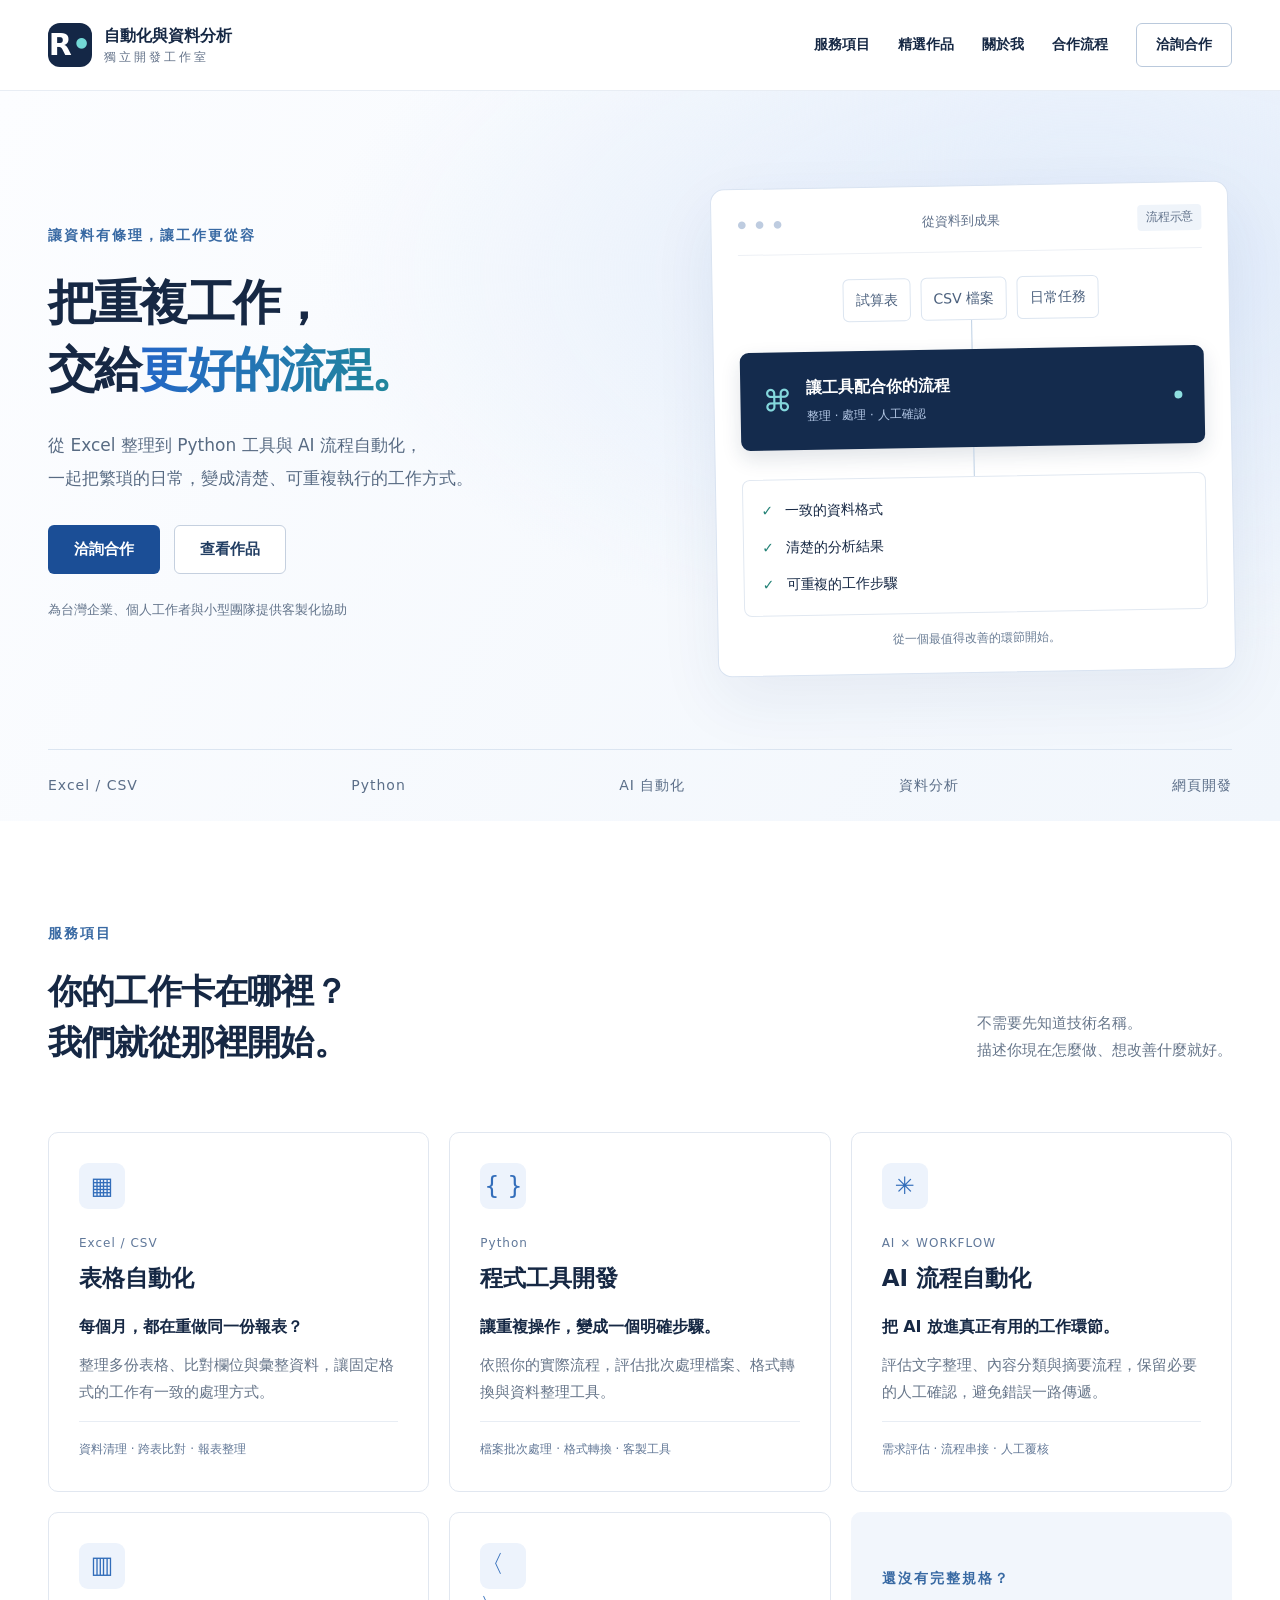
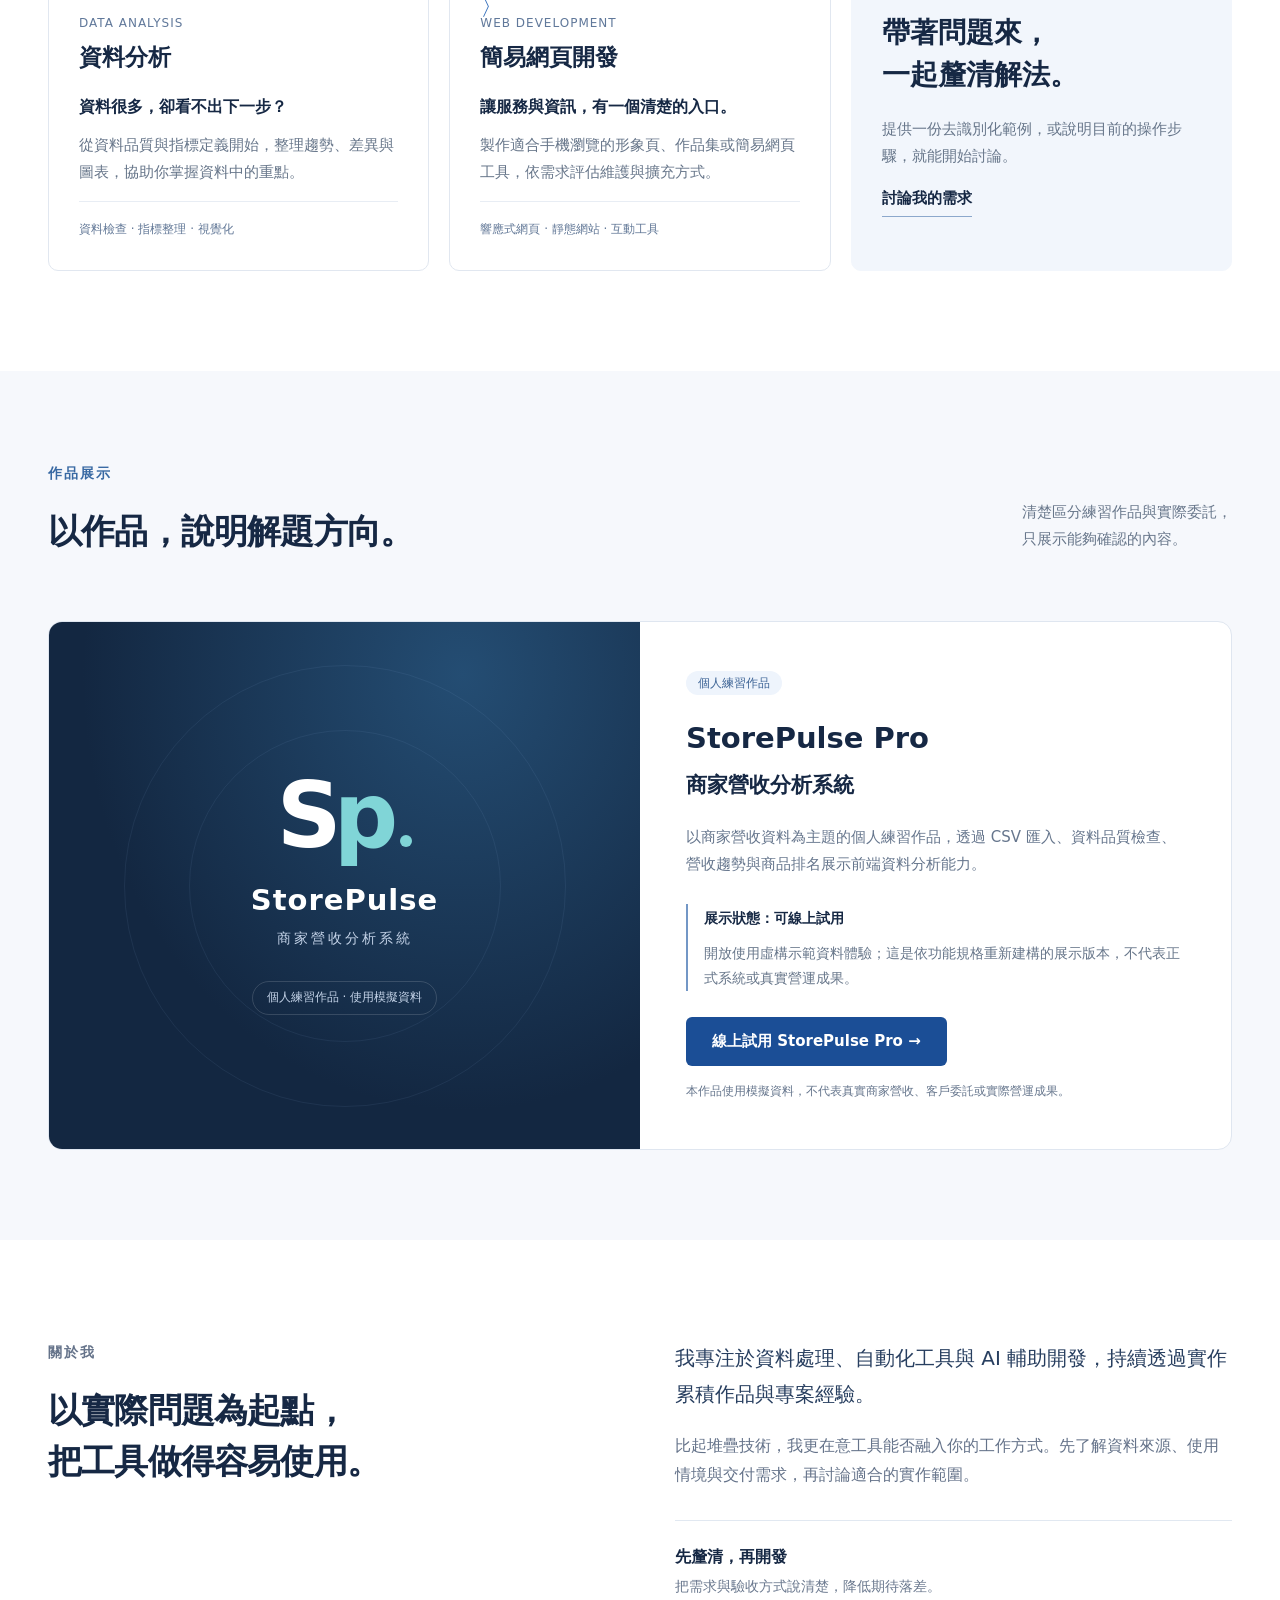
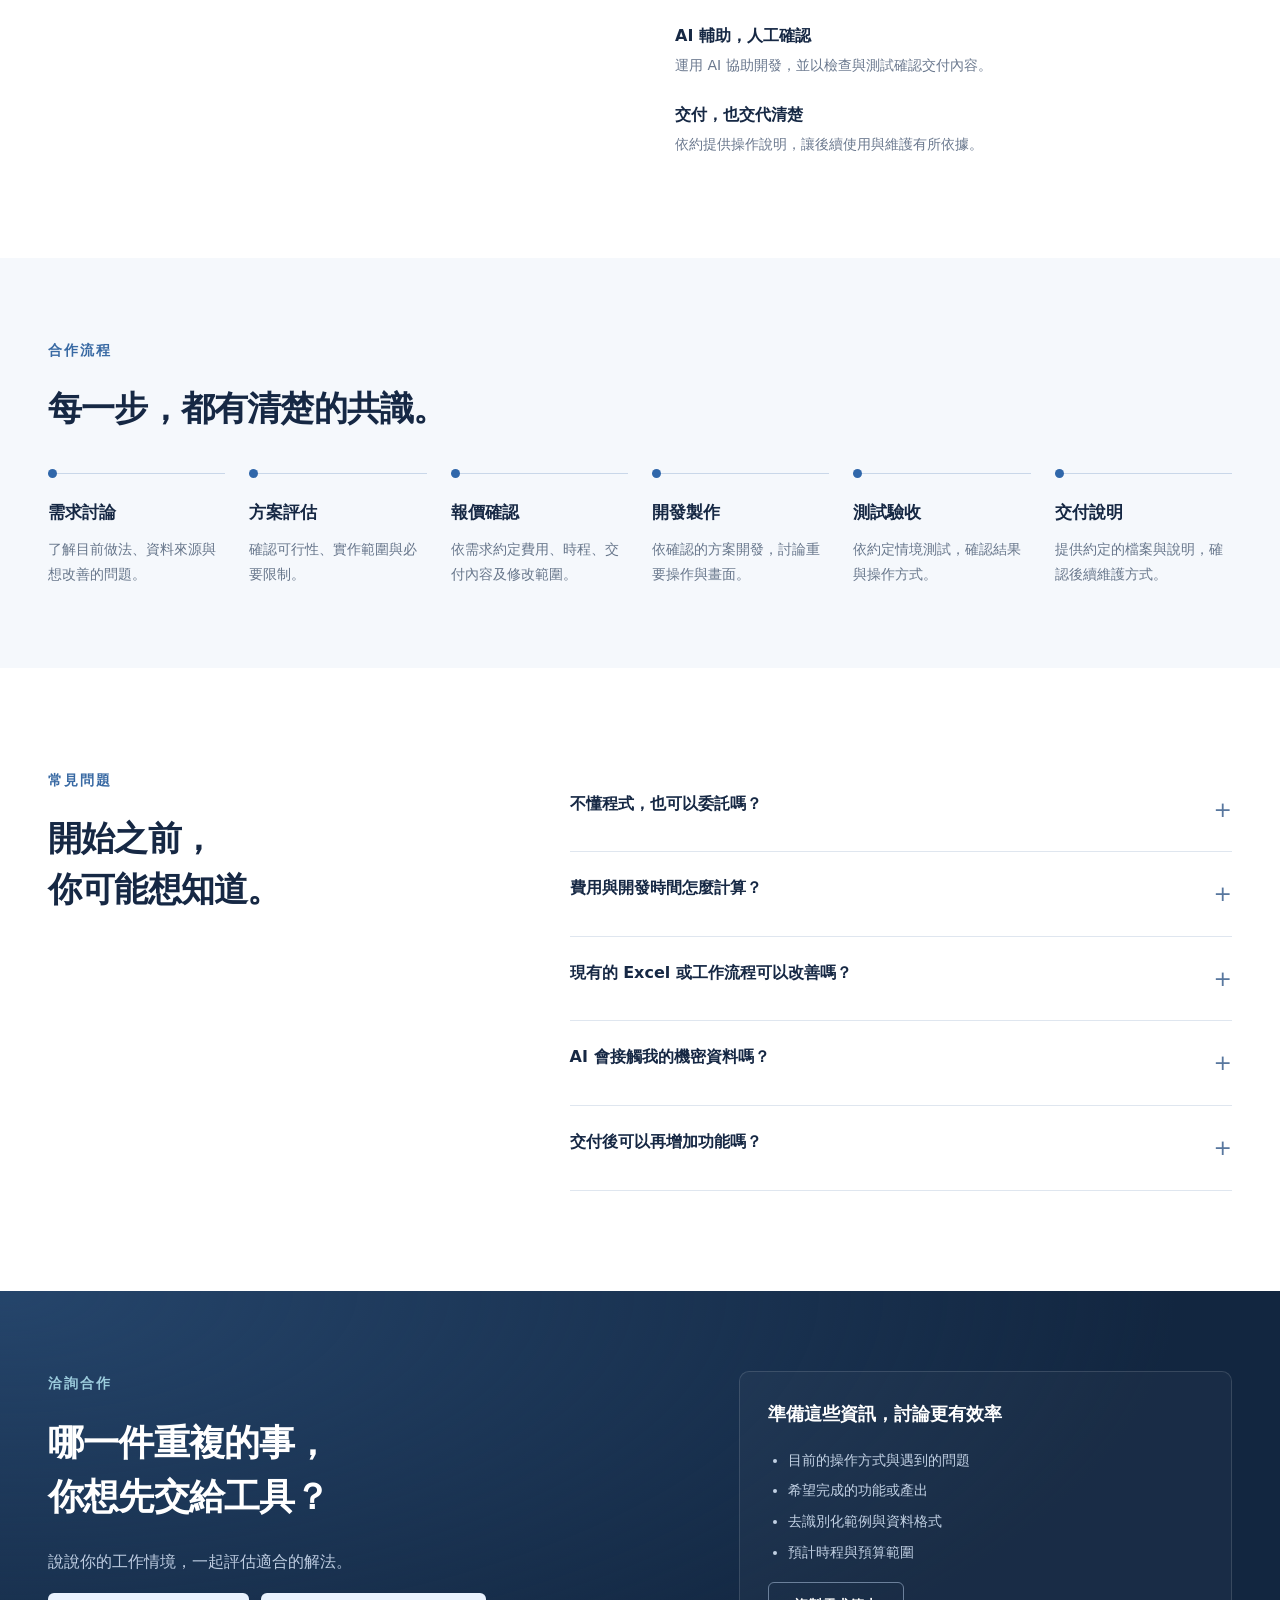
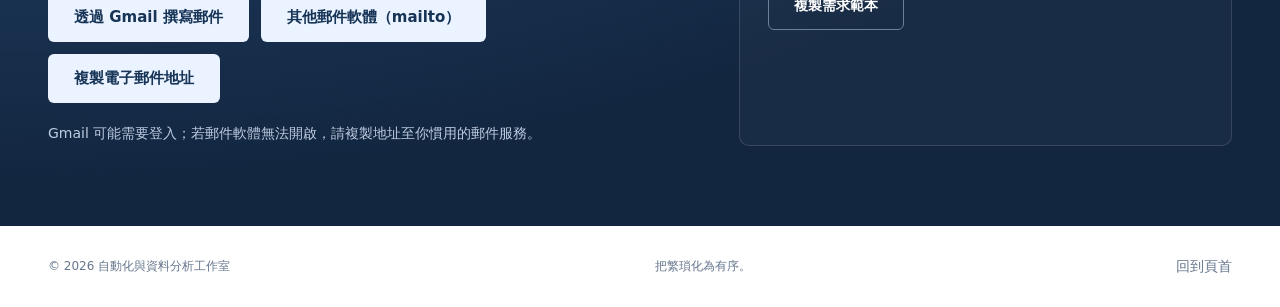
<file: index.html>
<!doctype html>
<html lang="zh-Hant-TW"><head><meta charset="utf-8"><meta name="viewport" content="width=device-width, initial-scale=1"><meta name="theme-color" content="#101f3c"><title>自動化與資料分析工作室｜Excel、Python、AI 自動化接案</title><meta name="description" content="協助台灣企業與個人整理 Excel 資料、開發 Python 工具、評估 AI 自動化流程、製作資料分析與簡易網頁。從實際需求出發，讓重複工作更有條理。"><link rel="canonical" href="https://gogoray03.github.io/"><meta property="og:type" content="website"><meta property="og:locale" content="zh_TW"><meta property="og:title" content="把重複工作，交給更好的流程。｜自動化與資料分析工作室"><meta property="og:description" content="Excel・Python・AI 自動化・資料分析・網頁開發。從你的工作流程開始，討論適合的解法。"><meta property="og:url" content="https://gogoray03.github.io/"><link rel="icon" href="assets/icon.svg" type="image/svg+xml"><link rel="stylesheet" href="assets/style.css"><script src="assets/config.js" defer></script><script src="assets/main.js" defer></script></head>
<body><a class="skip" href="#main">跳至主要內容</a><header><div class="wrap nav"><a class="brand" href="#" aria-label="自動化與資料分析工作室首頁"><span class="brand-icon" aria-hidden="true">R<span>•</span></span><span>自動化與資料分析<span class="brand-sub">獨立開發工作室</span></span></a><button class="menu-toggle" aria-controls="navigation" aria-expanded="false" hidden>開啟選單</button><nav id="navigation" aria-label="主要導覽"><a href="#services">服務項目</a><a href="#work">精選作品</a><a href="#about">關於我</a><a href="#process">合作流程</a><a class="nav-cta" href="#contact">洽詢合作</a></nav></div></header>
<main id="main"><section class="hero"><div class="wrap hero-grid"><div><p class="eyebrow">讓資料有條理，讓工作更從容</p><h1>把重複工作，<br>交給<span class="gradient">更好的流程。</span></h1><p class="hero-copy">從 Excel 整理到 Python 工具與 AI 流程自動化，<br class="desktop">一起把繁瑣的日常，變成清楚、可重複執行的工作方式。</p><div class="actions"><a class="button primary" href="#contact">洽詢合作</a><a class="button secondary" href="#work">查看作品</a></div><p class="hero-note">為台灣企業、個人工作者與小型團隊提供客製化協助</p></div><div class="workflow" aria-label="工作流程示意：整理來源資料、設計處理流程、輸出可用成果"><div class="window-bar"><span aria-hidden="true">● ● ●</span><span>從資料到成果</span><span class="small-tag">流程示意</span></div><div class="flow-source"><span>試算表</span><span>CSV 檔案</span><span>日常任務</span></div><div class="connector" aria-hidden="true"></div><div class="flow-engine"><span class="engine-icon" aria-hidden="true">⌘</span><div><strong>讓工具配合你的流程</strong><span>整理 · 處理 · 人工確認</span></div><span class="engine-pulse" aria-hidden="true"></span></div><div class="connector" aria-hidden="true"></div><div class="flow-output"><div><span class="check" aria-hidden="true">✓</span><span>一致的資料格式</span></div><div><span class="check" aria-hidden="true">✓</span><span>清楚的分析結果</span></div><div><span class="check" aria-hidden="true">✓</span><span>可重複的工作步驟</span></div></div><p class="diagram-note">從一個最值得改善的環節開始。</p></div></div><div class="wrap capabilities"><span>Excel / CSV</span><span>Python</span><span>AI 自動化</span><span>資料分析</span><span>網頁開發</span></div></section>
<section id="services" class="section wrap"><div class="section-heading"><div><p class="eyebrow">服務項目</p><h2>你的工作卡在哪裡？<br>我們就從那裡開始。</h2></div><p>不需要先知道技術名稱。<br>描述你現在怎麼做、想改善什麼就好。</p></div><div class="service-grid"><article class="service"><span class="service-symbol" aria-hidden="true">▦</span><p class="tech">Excel / CSV</p><h3>表格自動化</h3><h4>每個月，都在重做同一份報表？</h4><p>整理多份表格、比對欄位與彙整資料，讓固定格式的工作有一致的處理方式。</p><div class="service-foot">資料清理 · 跨表比對 · 報表整理</div></article><article class="service"><span class="service-symbol" aria-hidden="true">{ }</span><p class="tech">Python</p><h3>程式工具開發</h3><h4>讓重複操作，變成一個明確步驟。</h4><p>依照你的實際流程，評估批次處理檔案、格式轉換與資料整理工具。</p><div class="service-foot">檔案批次處理 · 格式轉換 · 客製工具</div></article><article class="service"><span class="service-symbol" aria-hidden="true">✳</span><p class="tech">AI × WORKFLOW</p><h3>AI 流程自動化</h3><h4>把 AI 放進真正有用的工作環節。</h4><p>評估文字整理、內容分類與摘要流程，保留必要的人工確認，避免錯誤一路傳遞。</p><div class="service-foot">需求評估 · 流程串接 · 人工覆核</div></article><article class="service"><span class="service-symbol" aria-hidden="true">▥</span><p class="tech">DATA ANALYSIS</p><h3>資料分析</h3><h4>資料很多，卻看不出下一步？</h4><p>從資料品質與指標定義開始，整理趨勢、差異與圖表，協助你掌握資料中的重點。</p><div class="service-foot">資料檢查 · 指標整理 · 視覺化</div></article><article class="service"><span class="service-symbol" aria-hidden="true">〈 〉</span><p class="tech">WEB DEVELOPMENT</p><h3>簡易網頁開發</h3><h4>讓服務與資訊，有一個清楚的入口。</h4><p>製作適合手機瀏覽的形象頁、作品集或簡易網頁工具，依需求評估維護與擴充方式。</p><div class="service-foot">響應式網頁 · 靜態網站 · 互動工具</div></article><aside class="service service-invite"><p class="eyebrow">還沒有完整規格？</p><h3>帶著問題來，<br>一起釐清解法。</h3><p>提供一份去識別化範例，或說明目前的操作步驟，就能開始討論。</p><a href="#contact" class="text-link">討論我的需求</a></aside></div></section>
<section id="work" class="work-section"><div class="wrap"><div class="section-heading"><div><p class="eyebrow">作品展示</p><h2>以作品，說明解題方向。</h2></div><p>清楚區分練習作品與實際委託，<br>只展示能夠確認的內容。</p></div><article class="project"><div class="project-art"><div class="project-monogram" aria-hidden="true">S<span>p</span><i></i></div><span class="project-name">StorePulse</span><span>商家營收分析系統</span><p>個人練習作品 · 使用模擬資料</p></div><div class="project-content"><span class="pill">個人練習作品</span><h3>StorePulse Pro<br><span>商家營收分析系統</span></h3><p>以商家營收資料為主題的個人練習作品，透過 CSV 匯入、資料品質檢查、營收趨勢與商品排名展示前端資料分析能力。</p><div class="project-status"><strong>展示狀態：可線上試用</strong><p>開放使用虛構示範資料體驗；這是依功能規格重新建構的展示版本，不代表正式系統或真實營運成果。</p></div><p><a class="button primary" href="/storepulse/">線上試用 StorePulse Pro →</a></p><p class="small">本作品使用模擬資料，不代表真實商家營收、客戶委託或實際營運成果。</p></div></article></div></section>
<section id="about" class="section wrap about"><div><p class="eyebrow">關於我</p><h2>以實際問題為起點，<br>把工具做得容易使用。</h2></div><div><p class="lead">我專注於資料處理、自動化工具與 AI 輔助開發，持續透過實作累積作品與專案經驗。</p><p>比起堆疊技術，我更在意工具能否融入你的工作方式。先了解資料來源、使用情境與交付需求，再討論適合的實作範圍。</p><div class="principles"><div><strong>先釐清，再開發</strong><p>把需求與驗收方式說清楚，降低期待落差。</p></div><div><strong>AI 輔助，人工確認</strong><p>運用 AI 協助開發，並以檢查與測試確認交付內容。</p></div><div><strong>交付，也交代清楚</strong><p>依約提供操作說明，讓後續使用與維護有所依據。</p></div></div></div></section>
<section id="process" class="process-section"><div class="wrap"><p class="eyebrow">合作流程</p><h2>每一步，都有清楚的共識。</h2><ol class="process"><li><span class="process-dot" aria-hidden="true"></span><h3>需求討論</h3><p>了解目前做法、資料來源與想改善的問題。</p></li><li><span class="process-dot" aria-hidden="true"></span><h3>方案評估</h3><p>確認可行性、實作範圍與必要限制。</p></li><li><span class="process-dot" aria-hidden="true"></span><h3>報價確認</h3><p>依需求約定費用、時程、交付內容及修改範圍。</p></li><li><span class="process-dot" aria-hidden="true"></span><h3>開發製作</h3><p>依確認的方案開發，討論重要操作與畫面。</p></li><li><span class="process-dot" aria-hidden="true"></span><h3>測試驗收</h3><p>依約定情境測試，確認結果與操作方式。</p></li><li><span class="process-dot" aria-hidden="true"></span><h3>交付說明</h3><p>提供約定的檔案與說明，確認後續維護方式。</p></li></ol></div></section>
<section id="faq" class="section wrap faq"><div><p class="eyebrow">常見問題</p><h2>開始之前，<br>你可能想知道。</h2></div><div><details><summary>不懂程式，也可以委託嗎？<span aria-hidden="true">+</span></summary><p>可以。你只需要描述目前怎麼操作、遇到什麼問題，以及希望得到什麼結果。若能提供去識別化範例資料，會更容易評估。</p></details><details><summary>費用與開發時間怎麼計算？<span aria-hidden="true">+</span></summary><p>依資料複雜度、功能範圍、交付形式與時程需求評估。需求釐清後提供報價與預估時程，確認後才進入開發。</p></details><details><summary>現有的 Excel 或工作流程可以改善嗎？<span aria-hidden="true">+</span></summary><p>可以先評估。請提供檔案格式、資料量與目前操作步驟；涉及巨集、外部系統或權限的需求，會先確認環境與限制。</p></details><details><summary>AI 會接觸我的機密資料嗎？<span aria-hidden="true">+</span></summary><p>會先討論資料使用範圍與工具選擇。初步評估請提供去識別化資料；是否使用第三方 AI 服務，應在方案中確認，不直接將機密資料交給外部服務。</p></details><details><summary>交付後可以再增加功能嗎？<span aria-hidden="true">+</span></summary><p>可以討論。交付、修正與維護範圍會事先約定；新增功能依實際需求另行評估費用與時程。</p></details></div></section>
<section id="contact" class="contact-section"><div class="wrap contact-grid"><div><p class="eyebrow">洽詢合作</p><h2>哪一件重複的事，<br>你想先交給工具？</h2><p>說說你的工作情境，一起評估適合的解法。</p><div class="contact-links" id="contact-links"></div><p id="contact-status" class="contact-status">聯絡方式設定中，暫未開放線上洽詢。</p><noscript><p>目前未啟用互動功能。聯絡方式請於啟用 JavaScript 後查看。</p></noscript></div><div class="brief"><h3>準備這些資訊，討論更有效率</h3><ul><li>目前的操作方式與遇到的問題</li><li>希望完成的功能或產出</li><li>去識別化範例與資料格式</li><li>預計時程與預算範圍</li></ul><button class="button secondary" id="copy-brief" type="button" hidden>複製需求範本</button><p class="copy-status" id="copy-status" role="status" aria-live="polite"></p><textarea id="brief-fallback" aria-label="需求範本，請選取並複製" readonly hidden></textarea></div></div></section></main>
<footer class="wrap footer"><span>© 2026 自動化與資料分析工作室</span><span>把繁瑣化為有序。</span><a href="#main">回到頁首</a></footer></body></html>
</file>
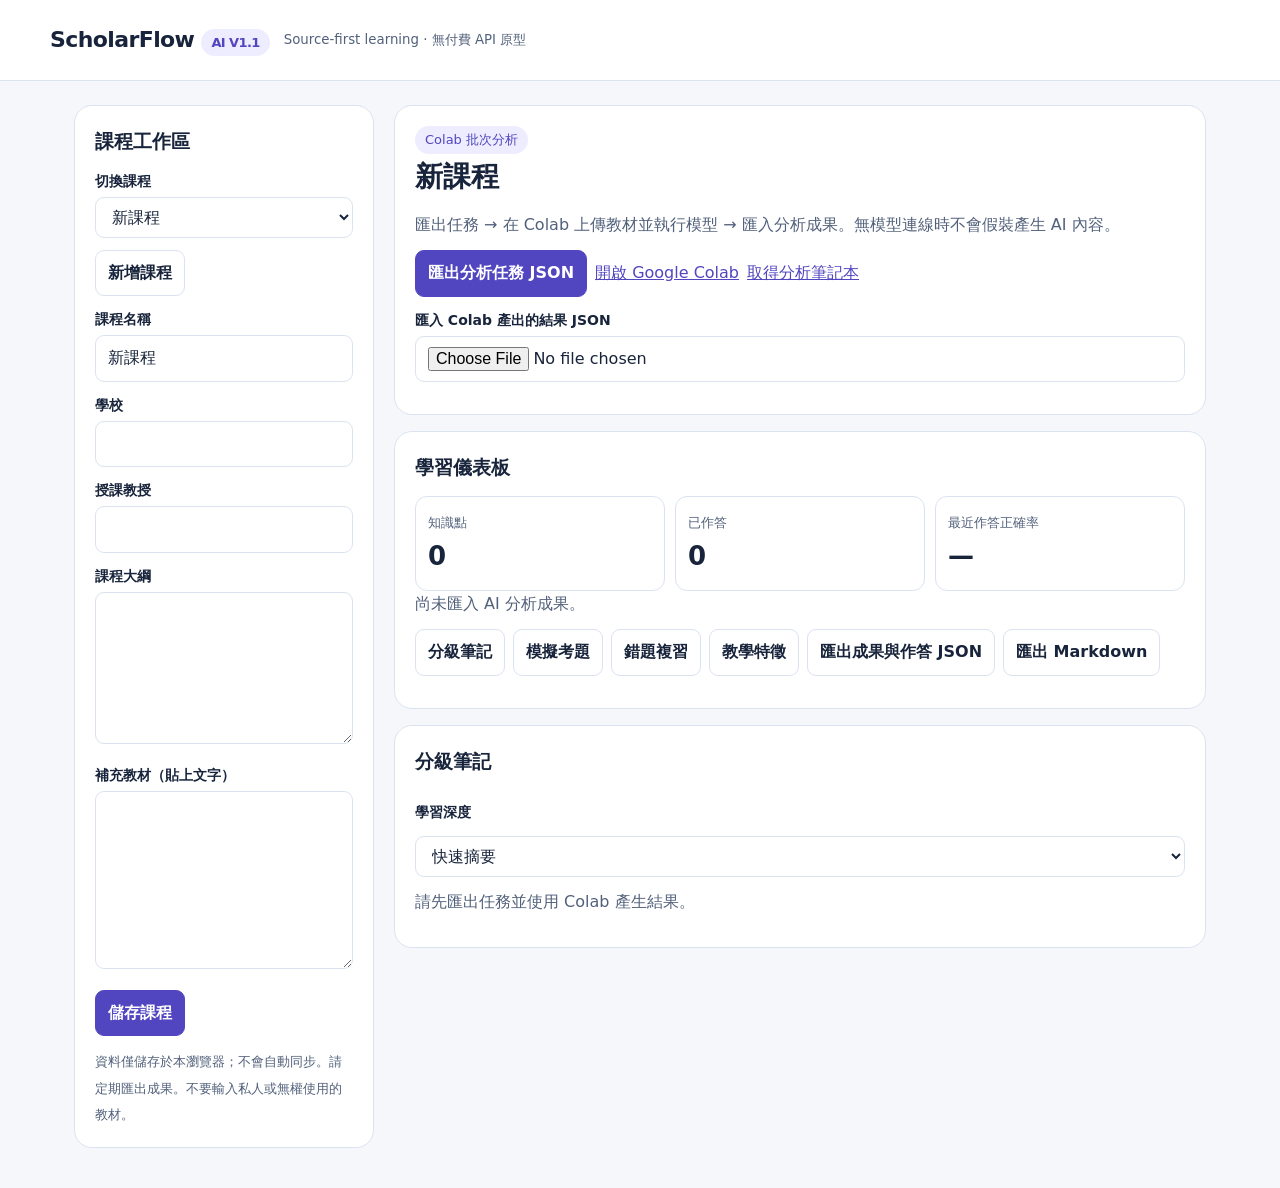
<file: scholarflow/index.html>
<!doctype html>
<html lang="zh-Hant"><head><meta charset="utf-8"><meta name="viewport" content="width=device-width, initial-scale=1"><title>ScholarFlow AI — 課程學習工作室</title>
<style>
:root{color-scheme:light dark;--bg:#f5f7fb;--panel:#fff;--ink:#18243b;--muted:#52617b;--line:#dbe3f0;--accent:#5146bf;--soft:#eeedff} @media(prefers-color-scheme:dark){:root{--bg:#101523;--panel:#1b2336;--ink:#edf1ff;--muted:#b4c1d8;--line:#37435b;--accent:#a49aff;--soft:#29284a}} *{box-sizing:border-box}body{margin:0;background:var(--bg);color:var(--ink);font:16px/1.65 system-ui,sans-serif}header{border-bottom:1px solid var(--line);background:var(--panel);padding:22px max(20px,calc((100vw - 1180px)/2));display:flex;align-items:center;gap:14px;flex-wrap:wrap}header strong{font-size:22px;letter-spacing:-.6px}header small{color:var(--muted)}main{max-width:1180px;margin:auto;padding:24px;display:grid;grid-template-columns:300px minmax(0,1fr);gap:20px}section,aside{background:var(--panel);border:1px solid var(--line);border-radius:18px;padding:20px;margin-bottom:16px}aside{align-self:start}h1,h2,h3,p{margin:0 0 12px}h1{font-size:28px}h2{font-size:19px}h3{font-size:17px}label{display:block;font-size:14px;font-weight:600;margin:12px 0 4px}input,textarea,select,button{font:inherit;border:1px solid var(--line);border-radius:9px;padding:9px 12px;color:var(--ink);background:var(--panel);max-width:100%}input,textarea,select{width:100%}textarea{resize:vertical}button{cursor:pointer;font-weight:600}button.primary{background:#5146bf;color:#fff;border-color:#5146bf}button:disabled{opacity:.5;cursor:not-allowed}button:focus-visible,a:focus-visible,input:focus-visible{outline:3px solid var(--accent);outline-offset:2px}.bar{display:flex;flex-wrap:wrap;gap:8px;align-items:center;margin:12px 0}.muted,small{color:var(--muted)}.pill{display:inline-block;border-radius:20px;background:var(--soft);padding:3px 10px;color:var(--accent);font-size:13px}.note{white-space:pre-wrap;overflow-wrap:anywhere}.item{border-top:1px solid var(--line);padding:16px 0}.item:first-child{border-top:0}.stat{font-size:26px;font-weight:700}.metrics{display:grid;grid-template-columns:repeat(3,1fr);gap:10px}.metric{border:1px solid var(--line);padding:12px;border-radius:12px}.choice{display:block;width:100%;text-align:left;margin:6px 0;white-space:normal}.status{white-space:pre-wrap;overflow-wrap:anywhere;color:var(--muted)}a{color:var(--accent)}[hidden]{display:none!important}@media(max-width:760px){main{grid-template-columns:1fr;padding:12px}header{padding:16px}.metrics{grid-template-columns:1fr 1fr}}
</style></head><body><header><strong>ScholarFlow <span class="pill">AI V1.1</span></strong><small>Source-first learning · 無付費 API 原型</small></header>
<main><aside><h2>課程工作區</h2><label for="courses">切換課程</label><select id="courses"></select><div class="bar"><button id="new">新增課程</button></div><form id="courseForm"><label for="name">課程名稱</label><input id="name" required maxlength="120"><label for="school">學校</label><input id="school" maxlength="120"><label for="professor">授課教授</label><input id="professor" maxlength="120"><label for="outline">課程大綱</label><textarea id="outline" rows="5" maxlength="20000"></textarea><label for="material">補充教材（貼上文字）</label><textarea id="material" rows="6" maxlength="80000"></textarea><div class="bar"><button class="primary" type="submit">儲存課程</button></div></form><small>資料僅儲存於本瀏覽器；不會自動同步。請定期匯出成果。不要輸入私人或無權使用的教材。</small></aside>
<div><section><span class="pill">Colab 批次分析</span><h1 id="heading">建立你的課程</h1><p class="muted">匯出任務 → 在 Colab 上傳教材並執行模型 → 匯入分析成果。無模型連線時不會假裝產生 AI 內容。</p><div class="bar"><button id="task" class="primary">匯出分析任務 JSON</button><a href="https://colab.research.google.com/github/gogoray03/gogoray03.github.io/blob/feature/scholarflow-v1/scholarflow/scholarflow.ipynb" target="_blank" rel="noopener noreferrer">開啟 Google Colab</a><a href="./scholarflow.ipynb" download>取得分析筆記本</a></div><label for="result">匯入 Colab 產出的結果 JSON</label><input type="file" id="result" accept=".json,application/json"><p id="status" class="status" role="status" aria-live="polite"></p></section>
<section><h2>學習儀表板</h2><div class="metrics"><div class="metric"><small>知識點</small><div id="nNotes" class="stat">0</div></div><div class="metric"><small>已作答</small><div id="nDone" class="stat">0</div></div><div class="metric"><small>最近作答正確率</small><div id="accuracy" class="stat">—</div></div></div><p class="muted" id="meta"></p><div class="bar"><button data-view="notes">分級筆記</button><button data-view="quiz">模擬考題</button><button data-view="mistakes">錯題複習</button><button data-view="prof">教學特徵</button><button id="export">匯出成果與作答 JSON</button><button id="markdown">匯出 Markdown</button></div></section>
<section><h2 id="viewTitle">分級筆記</h2><div id="depthBar" class="bar"><label for="depth">學習深度</label><select id="depth"><option value="summary">快速摘要</option><option value="explanation">深入教學</option><option value="extension">加深加廣（待核實）</option></select></div><div id="content"></div></section></div></main>
<script src="./app.js" defer></script></body></html>
</file>
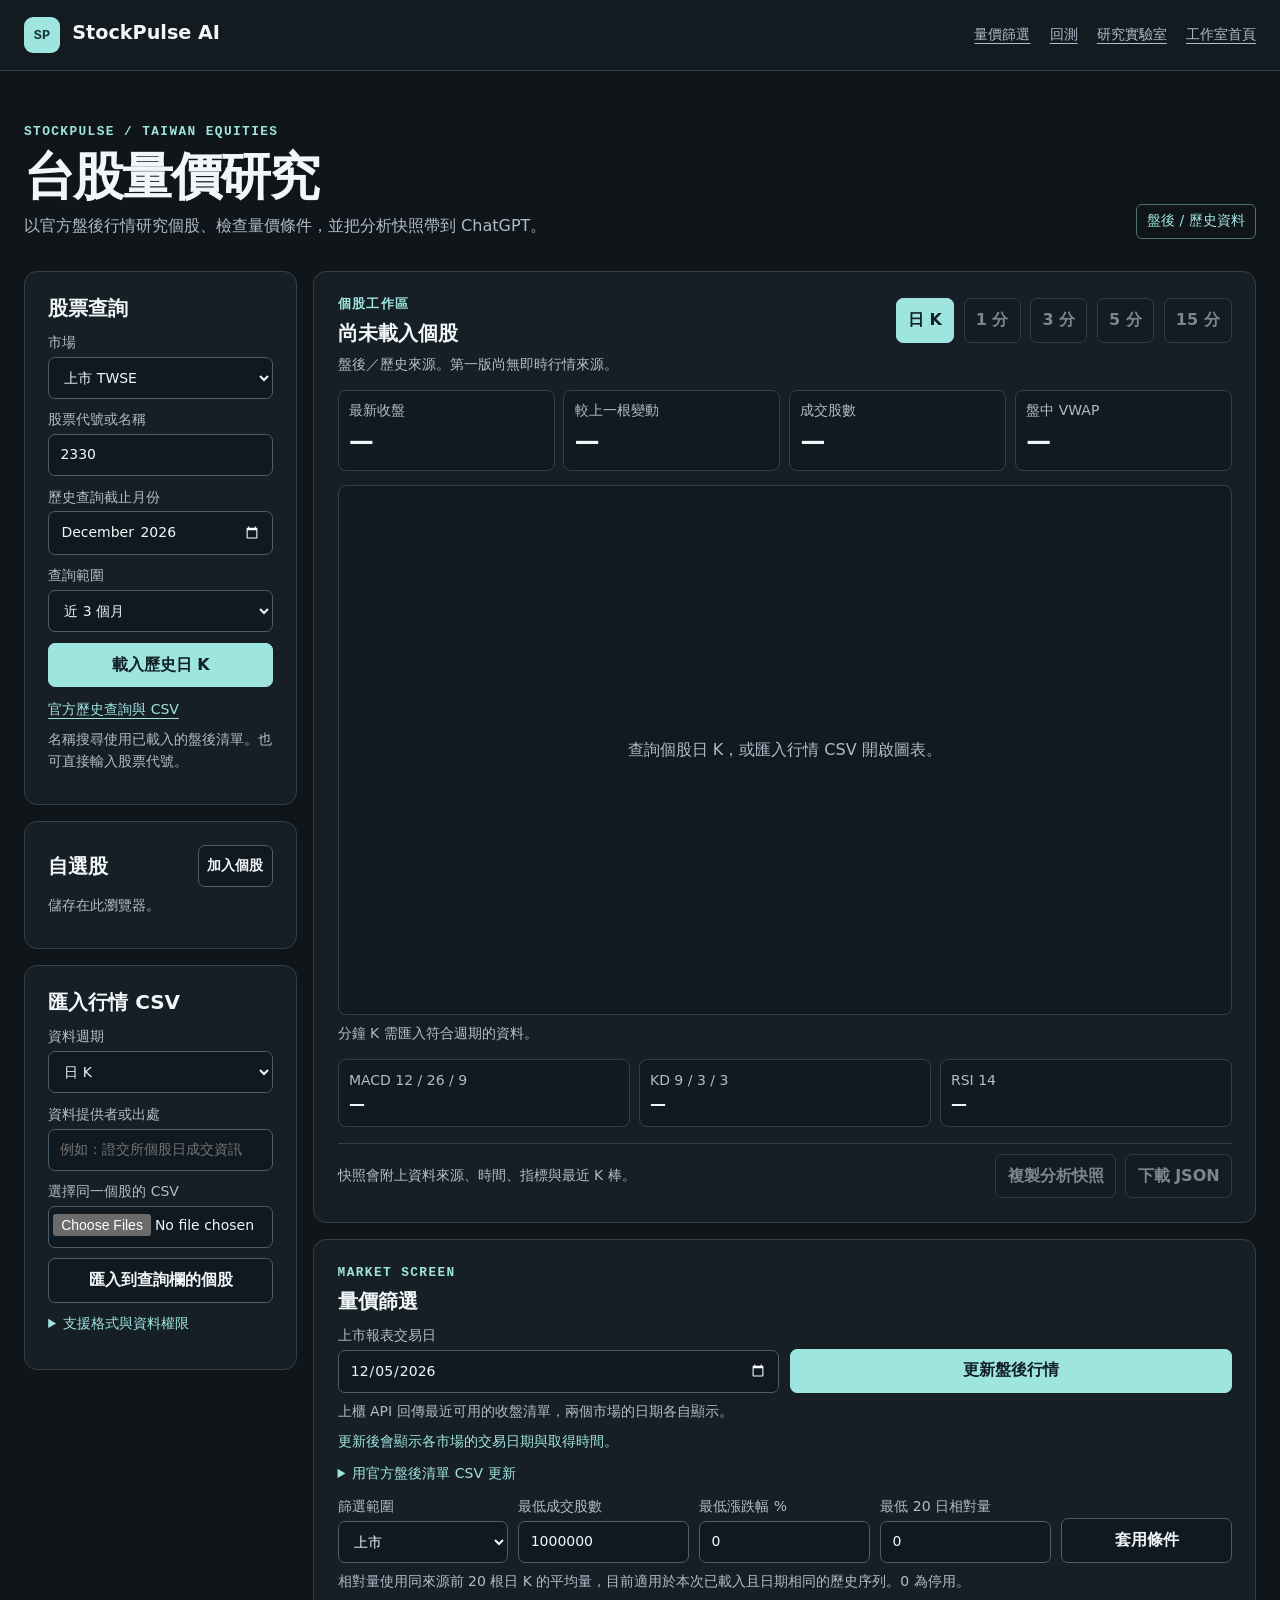
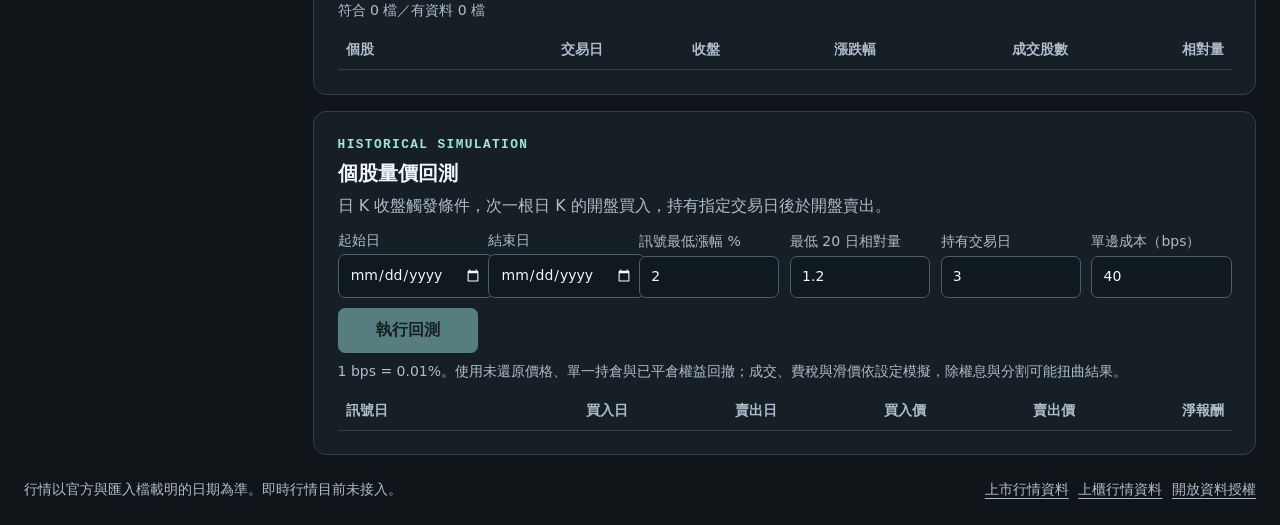
<file: stockpulse/index.html>
<!doctype html>
<html lang="zh-Hant-TW">
<head>
  <meta charset="utf-8">
  <meta name="viewport" content="width=device-width, initial-scale=1">
  <meta name="description" content="台股上市櫃盤後研究工具，提供技術指標、量價篩選和歷史回測。">
  <title>StockPulse AI｜台股量價研究</title>
  <link rel="stylesheet" href="./style.css">
  <script type="module" src="./app.mjs"></script>
</head>
<body>
  <header class="top">
    <div class="frame masthead">
      <a class="brand" href="./"><span class="mark" aria-hidden="true">SP</span> StockPulse AI</a>
      <nav aria-label="頁面導覽"><a href="#screener">量價篩選</a><a href="#backtest">回測</a><a href="./research.html">研究實驗室</a><a href="../">工作室首頁</a></nav>
    </div>
  </header>
  <main class="frame">
    <section class="intro" aria-labelledby="page-title">
      <div>
        <p class="eyebrow">STOCKPULSE / TAIWAN EQUITIES</p>
        <h1 id="page-title">台股量價研究</h1>
        <p>以官方盤後行情研究個股、檢查量價條件，並把分析快照帶到 ChatGPT。</p>
      </div>
      <p class="status-chip">盤後 / 歷史資料</p>
    </section>
    <noscript><p>請啟用 JavaScript 以查詢行情與分析 CSV。</p></noscript>
    <div class="workspace">
      <aside aria-label="行情來源與自選股">
        <section class="panel">
          <h2>股票查詢</h2>
          <form id="lookup">
            <label>市場<select id="market"><option value="TWSE">上市 TWSE</option><option value="TPEX">上櫃 TPEx</option></select></label>
            <label>股票代號或名稱<input id="symbol" list="symbols" value="2330" required maxlength="24" autocomplete="off"></label>
            <datalist id="symbols"></datalist>
            <label>歷史查詢截止月份<input type="month" id="month" required></label>
            <label>查詢範圍<select id="months"><option value="3">近 3 個月</option><option value="6">近 6 個月</option><option value="12">近 12 個月</option></select></label>
            <button class="primary" id="search-button">載入歷史日 K</button>
          </form>
          <a id="official" class="source-link" href="https://www.twse.com.tw/zh/trading/historical/stock-day.html" target="_blank" rel="noopener">官方歷史查詢與 CSV</a>
          <p class="fine">名稱搜尋使用已載入的盤後清單。也可直接輸入股票代號。</p>
          <p id="lookup-status" class="message" role="status"></p>
        </section>
        <section class="panel">
          <div class="line"><h2>自選股</h2><button id="watch-add" class="compact">加入個股</button></div>
          <p class="fine">儲存在此瀏覽器。</p>
          <ul id="watchlist" class="watchlist"></ul>
        </section>
        <section class="panel">
          <h2>匯入行情 CSV</h2>
          <form id="import-form">
            <label>資料週期<select id="import-period"><option value="0">日 K</option><option value="1">1 分 K</option><option value="3">3 分 K</option><option value="5">5 分 K</option><option value="15">15 分 K</option></select></label>
            <label>資料提供者或出處<input id="import-source" required maxlength="100" placeholder="例如：證交所個股日成交資訊"></label>
            <label>選擇同一個股的 CSV<input id="csv" type="file" accept=".csv,text/csv" multiple required></label>
            <button>匯入到查詢欄的個股</button>
          </form>
          <details>
            <summary>支援格式與資料權限</summary>
            <p>支援官方個股日成交 CSV，或含 date、open、high、low、close、volume 的 UTF-8／Big5 CSV。分鐘檔使用 time 欄位，格式 YYYY-MM-DD HH:mm，使用台北時間及 K 棒起始時間。</p>
            <p>volume 使用股數，amount 為同口徑成交金額（新台幣，可省略）。有 code 欄時只採用指定個股。請匯入你有權使用的資料。檔案在本機處理。</p>
          </details>
          <p id="import-status" class="message" role="status"></p>
        </section>
      </aside>
      <div class="content">
        <section class="panel instrument" aria-labelledby="instrument">
          <div class="line chart-header">
            <div><p class="eyebrow">個股工作區</p><h2 id="instrument">尚未載入個股</h2></div>
            <div class="periods" id="periods" role="group" aria-label="K 線週期">
              <button data-period="0" aria-pressed="true">日 K</button>
              <button data-period="1" aria-pressed="false" disabled>1 分</button>
              <button data-period="3" aria-pressed="false" disabled>3 分</button>
              <button data-period="5" aria-pressed="false" disabled>5 分</button>
              <button data-period="15" aria-pressed="false" disabled>15 分</button>
            </div>
          </div>
          <p id="meta" class="metadata">盤後／歷史來源。第一版尚無即時行情來源。</p>
          <div class="kpis">
            <div><span>最新收盤</span><strong id="close">—</strong></div>
            <div><span>較上一根變動</span><strong id="change">—</strong></div>
            <div><span>成交股數</span><strong id="volume">—</strong></div>
            <div><span>盤中 VWAP</span><strong id="vwap">—</strong></div>
          </div>
          <div class="plot">
            <canvas id="chart" role="img" aria-label="K 線及成交量圖"></canvas>
            <p id="chart-empty">查詢個股日 K，或匯入行情 CSV 開啟圖表。</p>
          </div>
          <p id="chart-caption" class="fine">分鐘 K 需匯入符合週期的資料。</p>
          <div class="technical">
            <div><span>MACD 12 / 26 / 9</span><strong id="macd">—</strong></div>
            <div><span>KD 9 / 3 / 3</span><strong id="kd">—</strong></div>
            <div><span>RSI 14</span><strong id="rsi">—</strong></div>
          </div>
          <div class="line snapshot">
            <p>快照會附上資料來源、時間、指標與最近 K 棒。</p>
            <div class="actions"><button id="copy" disabled>複製分析快照</button><button id="snapshot" disabled>下載 JSON</button></div>
          </div>
          <p id="snapshot-status" class="message" role="status"></p>
        </section>
        <section class="panel" id="screener">
          <div class="line"><div><p class="eyebrow">MARKET SCREEN</p><h2>量價篩選</h2></div></div>
          <form id="refresh-form" class="filters">
            <label>上市報表交易日<input id="screen-date" type="date" required></label>
            <button id="refresh" class="primary">更新盤後行情</button>
          </form>
          <p class="fine">上櫃 API 回傳最近可用的收盤清單，兩個市場的日期各自顯示。</p>
          <p id="screen-status" class="message" role="status">更新後會顯示各市場的交易日期與取得時間。</p>
          <details>
            <summary>用官方盤後清單 CSV 更新</summary>
            <form id="daily-form" class="filters">
              <label>資料市場<select id="daily-market"><option value="TWSE">上市 TWSE</option><option value="TPEX">上櫃 TPEx</option></select></label>
              <label>官方收盤行情<input id="daily-csv" type="file" accept=".csv,text/csv" required></label>
              <button>匯入盤後清單</button>
            </form>
            <p class="fine">下載含資料日期的 CSV，可至頁尾的上市／上櫃資料集取得。</p>
          </details>
          <form id="filter" class="filters">
            <label>篩選範圍<select id="universe"><option value="TWSE">上市</option><option value="TPEX">上櫃</option><option value="watch">自選股</option></select></label>
            <label>最低成交股數<input id="min-volume" type="number" value="1000000" min="0" step="1" required></label>
            <label>最低漲跌幅 %<input id="min-change" type="number" value="0" step="0.1" required></label>
            <label>最低 20 日相對量<input id="min-relative" type="number" value="0" min="0" step="0.1" required></label>
            <button>套用條件</button>
          </form>
          <p class="fine">相對量使用同來源前 20 根日 K 的平均量，目前適用於本次已載入且日期相同的歷史序列。0 為停用。</p>
          <p id="screen-count" class="fine"></p>
          <div class="table-wrap"><table><thead><tr><th>個股</th><th>交易日</th><th>收盤</th><th>漲跌幅</th><th>成交股數</th><th>相對量</th></tr></thead><tbody id="screen-table"></tbody></table></div>
        </section>
        <section class="panel" id="backtest">
          <p class="eyebrow">HISTORICAL SIMULATION</p><h2>個股量價回測</h2>
          <p>日 K 收盤觸發條件，次一根日 K 的開盤買入，持有指定交易日後於開盤賣出。</p>
          <form id="backtest-form" class="filters">
            <label>起始日<input id="backtest-start" type="date"></label>
            <label>結束日<input id="backtest-end" type="date"></label>
            <label>訊號最低漲幅 %<input id="bt-change" type="number" value="2" step="0.1" required></label>
            <label>最低 20 日相對量<input id="bt-relative" type="number" value="1.2" min="0" step="0.1" required></label>
            <label>持有交易日<input id="hold" type="number" value="3" min="1" max="60" required></label>
            <label>單邊成本（bps）<input id="cost" type="number" value="40" min="0" max="1000" step="0.1" required></label>
            <button class="primary" id="run-bt" disabled>執行回測</button>
          </form>
          <p class="fine">1 bps = 0.01%。使用未還原價格、單一持倉與已平倉權益回撤；成交、費稅與滑價依設定模擬，除權息與分割可能扭曲結果。</p>
          <p id="backtest-status" class="message" role="status"></p>
          <div class="table-wrap"><table><thead><tr><th>訊號日</th><th>買入日</th><th>賣出日</th><th>買入價</th><th>賣出價</th><th>淨報酬</th></tr></thead><tbody id="backtest-table"></tbody></table></div>
        </section>
      </div>
    </div>
  </main>
  <footer class="frame footer">
    <span>行情以官方與匯入檔載明的日期為準。即時行情目前未接入。</span>
    <div><a href="https://data.gov.tw/dataset/11549">上市行情資料</a><a href="https://data.gov.tw/dataset/11371">上櫃行情資料</a><a href="https://data.gov.tw/license">開放資料授權</a></div>
  </footer>
</body>
</html>
</file>
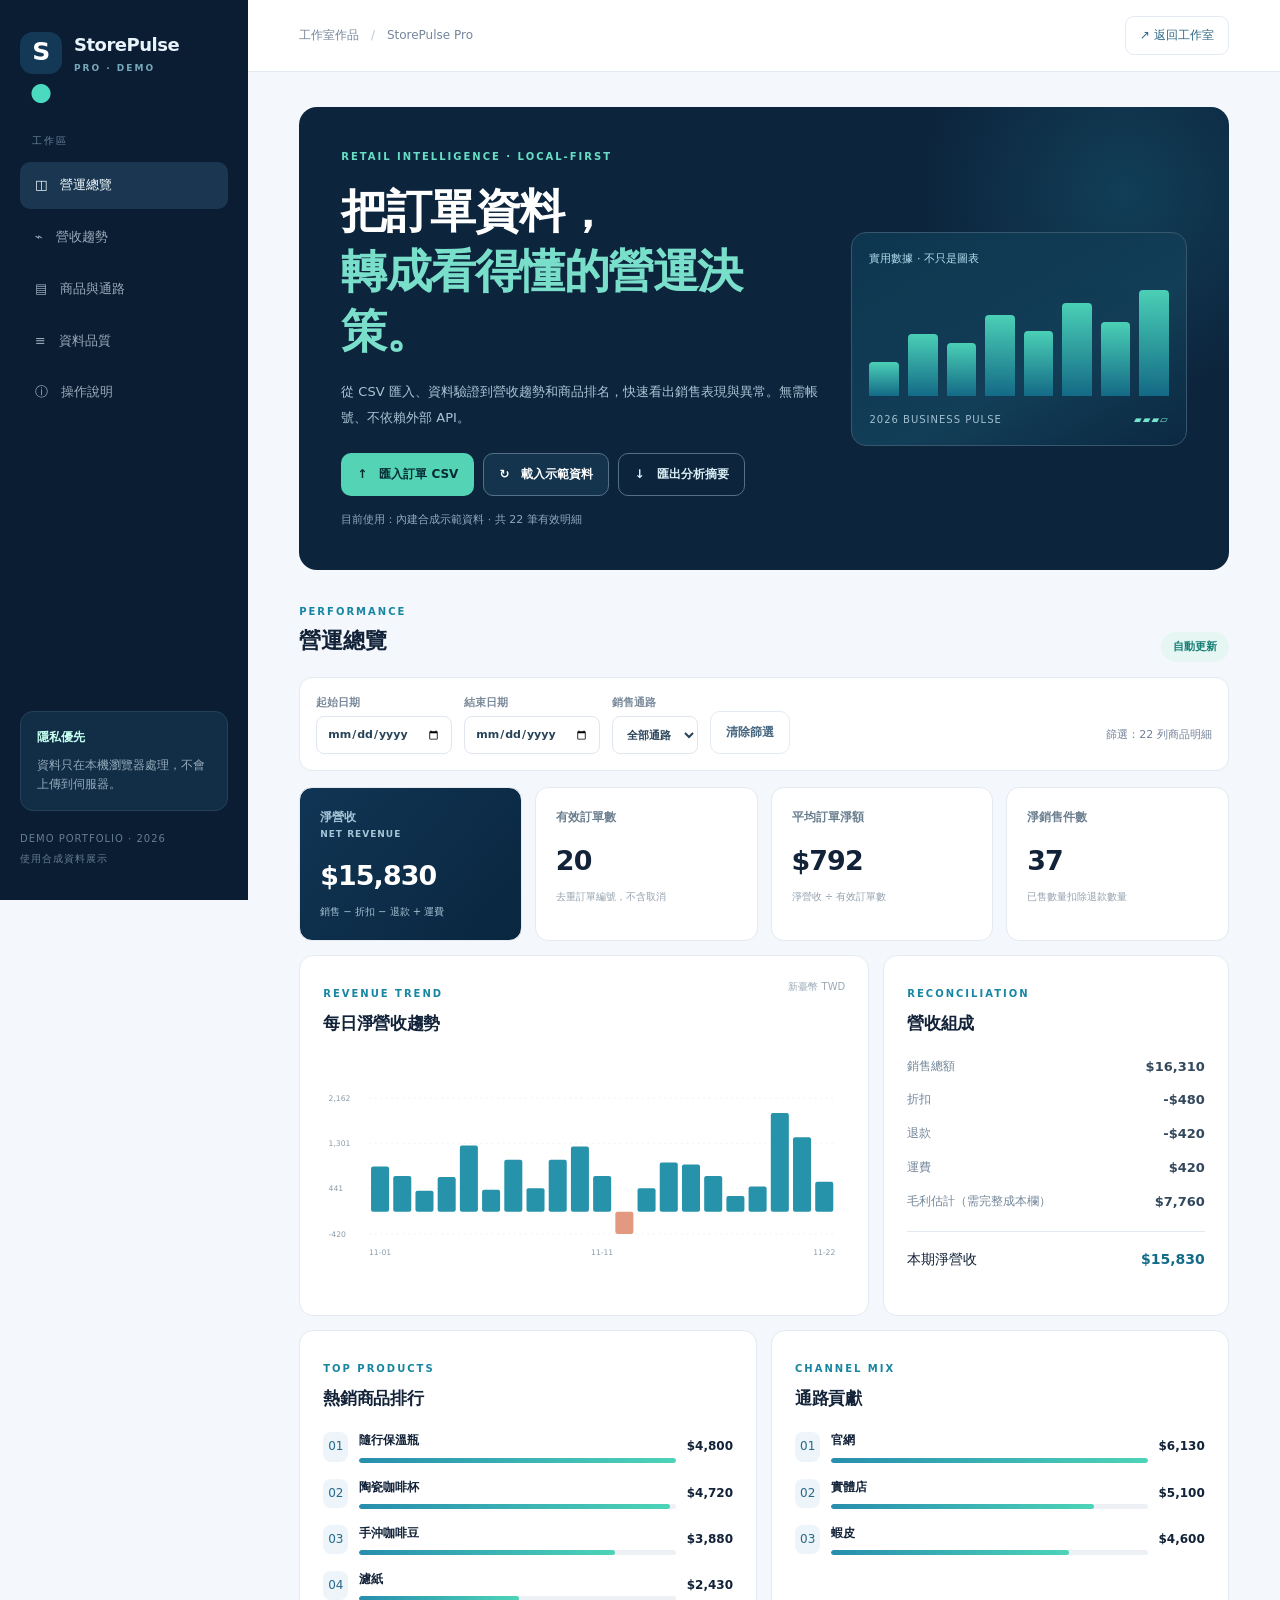
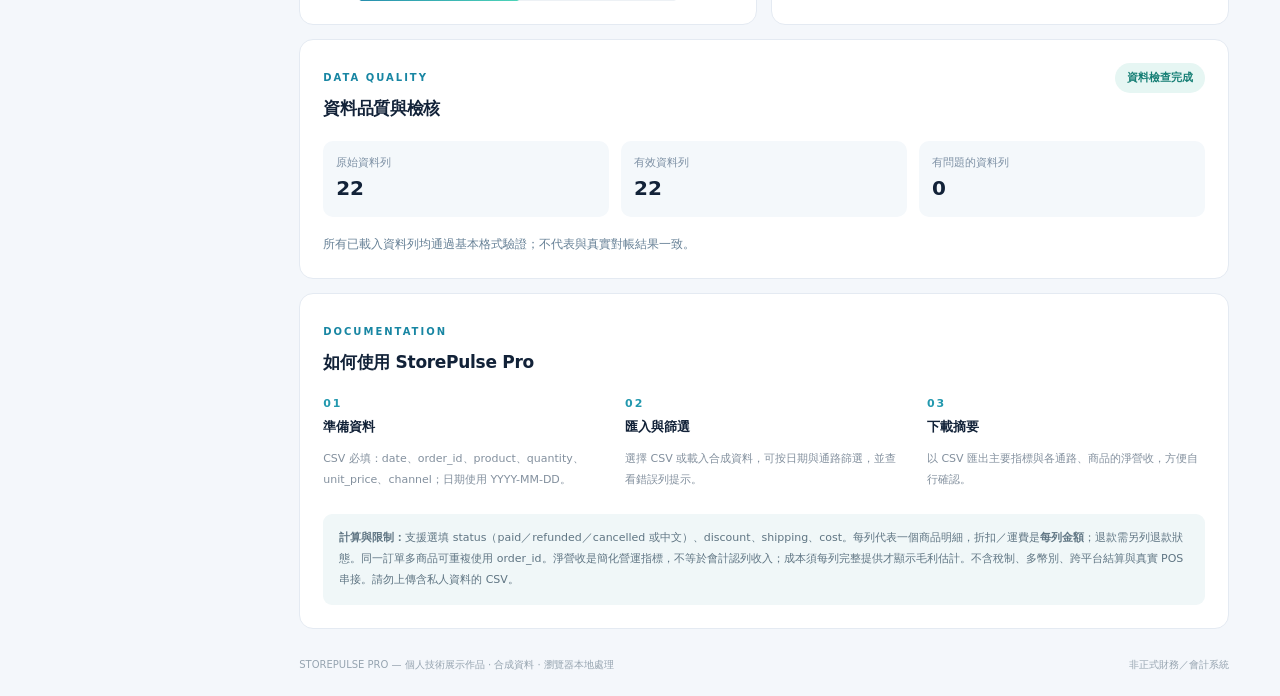
<file: storepulse/index.html>
<!doctype html><html lang="zh-Hant"><head><meta charset="utf-8"><meta name="viewport" content="width=device-width,initial-scale=1"><meta name="description" content="StorePulse Pro — 免登入、在瀏覽器完成的商家訂單 CSV 營收分析展示。"><title>StorePulse Pro｜商家營收分析</title><link rel="icon" type="image/svg+xml" href="assets/logo.svg"><link rel="stylesheet" href="assets/style.css"></head><body>
<div class="shell"><aside class="sidebar"><div class="brand"><div class="mark">S<span>●</span></div><div>StorePulse <small>PRO · DEMO</small></div></div><div class="side-label">工作區</div><nav><a href="#overview" class="active">◫　營運總覽</a><a href="#trends">⌁　營收趨勢</a><a href="#segments">▤　商品與通路</a><a href="#data">≡　資料品質</a><a href="#guide">ⓘ　操作說明</a></nav><div class="side-card"><strong>隱私優先</strong><span>資料只在本機瀏覽器處理，不會上傳到伺服器。</span></div><div class="side-bottom">DEMO PORTFOLIO · 2026<br>使用合成資料展示</div></aside>
<main><header class="top"><div class="crumb">工作室作品 <span>/</span> StorePulse Pro</div><a href="../" class="back">↗ 返回工作室</a></header><div class="content"><section class="intro" id="overview"><div><div class="eyebrow">RETAIL INTELLIGENCE · LOCAL-FIRST</div><h1>把訂單資料，<br><span>轉成看得懂的營運決策。</span></h1><p>從 CSV 匯入、資料驗證到營收趨勢和商品排名，快速看出銷售表現與異常。無需帳號、不依賴外部 API。</p><div class="cta"><label for="file" class="button primary">↑　匯入訂單 CSV</label><input type="file" id="file" accept=".csv,text/csv" hidden><button class="button outline" id="sample">↻　載入示範資料</button><button class="button ghost" id="download">↓　匯出分析摘要</button></div><div class="hint" id="sourceStatus">目前使用：內建合成示範資料</div></div><div class="hero-visual" aria-hidden="true"><div class="visual-badge">實用數據 · 不只是圖表</div><div class="hero-line"><i></i><i></i><i></i><i></i><i></i><i></i><i></i><i></i></div><div class="hero-bottom"><span>2026 BUSINESS PULSE</span><b>▰▰▰▱</b></div></div></section>
<div role="status" id="notice" class="notice" aria-live="polite" hidden></div><div class="section-head"><div><div class="eyebrow">PERFORMANCE</div><h2>營運總覽</h2></div><span class="pill">自動更新</span></div><section class="filters" aria-label="資料篩選"><label>起始日期<input id="start" type="date"></label><label>結束日期<input id="end" type="date"></label><label>銷售通路<select id="channel"><option value="">全部通路</option></select></label><button id="reset" class="button subtle">清除篩選</button><div id="filterCount" class="filter-count"></div></section>
<section class="stats"><article class="stat featured"><div class="stat-name">淨營收 <span>NET REVENUE</span></div><div class="stat-val" id="net">—</div><p>銷售 − 折扣 − 退款 + 運費</p></article><article class="stat"><div class="stat-name">有效訂單數</div><div class="stat-val" id="orders">—</div><p>去重訂單編號，不含取消</p></article><article class="stat"><div class="stat-name">平均訂單淨額</div><div class="stat-val" id="aov">—</div><p>淨營收 ÷ 有效訂單數</p></article><article class="stat"><div class="stat-name">淨銷售件數</div><div class="stat-val" id="units">—</div><p>已售數量扣除退款數量</p></article></section>
<section class="section-grid" id="trends"><article class="panel trend"><div class="panel-top"><div><span class="eyebrow">REVENUE TREND</span><h3>每日淨營收趨勢</h3></div><span class="small-muted">新臺幣 TWD</span></div><div class="chart" id="chart" role="img" aria-label="每日淨營收長條圖"></div></article><article class="panel breakdown"><span class="eyebrow">RECONCILIATION</span><h3>營收組成</h3><div class="break-list" id="breakdown"></div><div class="total-row"><span>本期淨營收</span><strong id="net2">—</strong></div></article></section>
<section id="segments" class="two-panels"><article class="panel"><div class="panel-top"><div><span class="eyebrow">TOP PRODUCTS</span><h3>熱銷商品排行</h3></div></div><div id="products" class="rank-list"></div></article><article class="panel"><div class="panel-top"><div><span class="eyebrow">CHANNEL MIX</span><h3>通路貢獻</h3></div></div><div id="channels" class="rank-list"></div></article></section>
<section class="panel quality" id="data"><div class="panel-top"><div><span class="eyebrow">DATA QUALITY</span><h3>資料品質與檢核</h3></div><span class="pill" id="qualityTag">資料檢查完成</span></div><div class="quality-grid"><div><div class="mini-label">原始資料列</div><strong id="rawCount">—</strong></div><div><div class="mini-label">有效資料列</div><strong id="validCount">—</strong></div><div><div class="mini-label">有問題的資料列</div><strong id="errorCount">—</strong></div></div><div id="qualityDetails" class="quality-details"></div></section>
<section class="panel guide" id="guide"><span class="eyebrow">DOCUMENTATION</span><h3>如何使用 StorePulse Pro</h3><div class="guide-grid"><div><div class="step">01</div><b>準備資料</b><p>CSV 必填：date、order_id、product、quantity、unit_price、channel；日期使用 YYYY-MM-DD。</p></div><div><div class="step">02</div><b>匯入與篩選</b><p>選擇 CSV 或載入合成資料，可按日期與通路篩選，並查看錯誤列提示。</p></div><div><div class="step">03</div><b>下載摘要</b><p>以 CSV 匯出主要指標與各通路、商品的淨營收，方便自行確認。</p></div></div><div class="guide-note"><b>計算與限制：</b>支援選填 status（paid／refunded／cancelled 或中文）、discount、shipping、cost。每列代表一個商品明細，折扣／運費是<strong>每列金額</strong>；退款需另列退款狀態。同一訂單多商品可重複使用 order_id。淨營收是簡化營運指標，不等於會計認列收入；成本須每列完整提供才顯示毛利估計。不含稅制、多幣別、跨平台結算與真實 POS 串接。請勿上傳含私人資料的 CSV。</div></section>
<footer>STOREPULSE PRO — 個人技術展示作品 · 合成資料 · 瀏覽器本地處理 <span>非正式財務／會計系統</span></footer></div></main></div><script type="module" src="assets/app.mjs"></script></body></html>
</file>
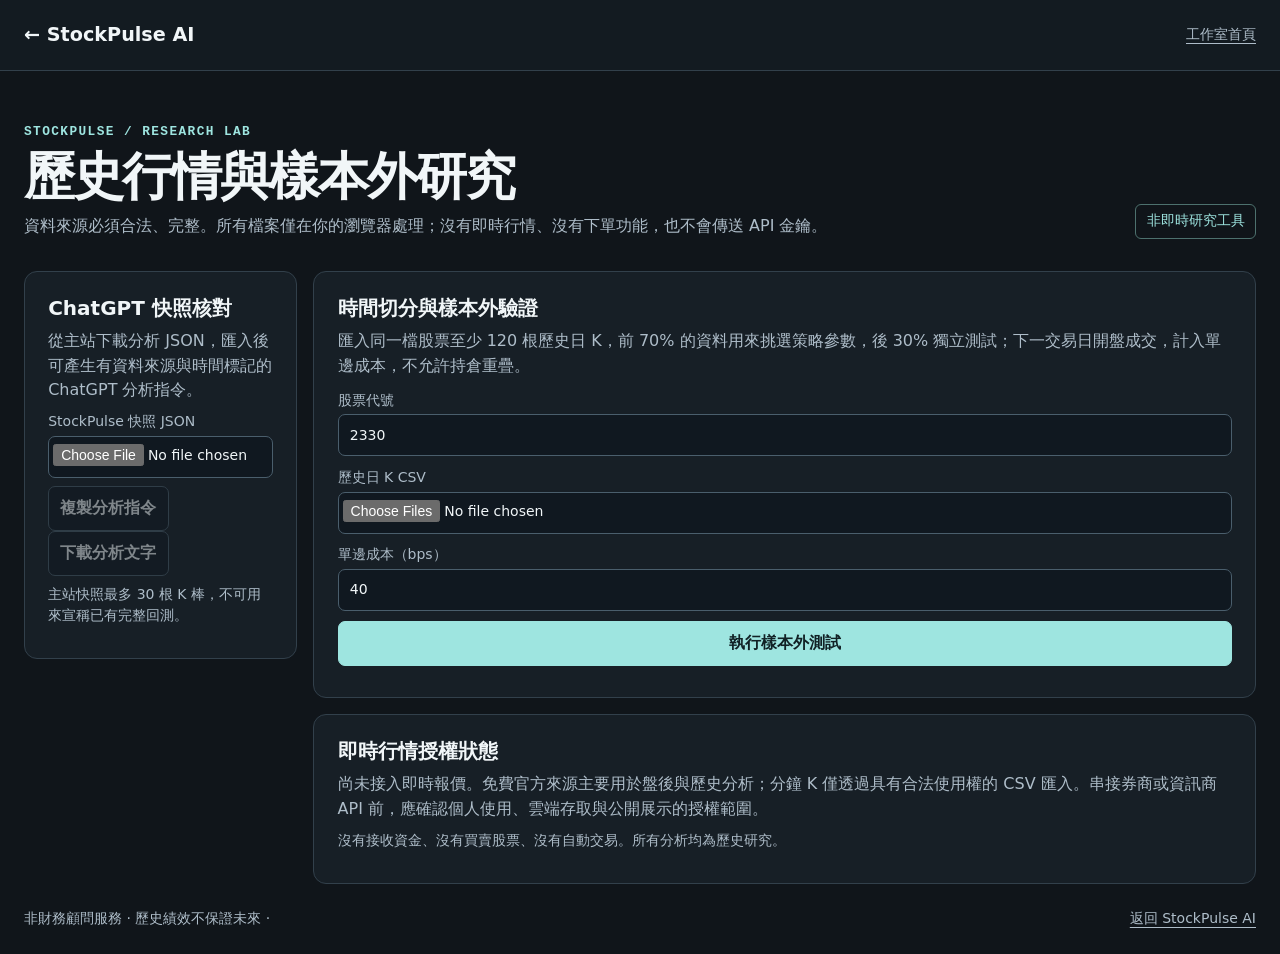
<file: stockpulse/research.html>
<!doctype html><html lang="zh-Hant-TW"><head><meta charset="utf-8"><meta name="viewport" content="width=device-width, initial-scale=1"><title>StockPulse AI｜研究實驗室</title><link rel="stylesheet" href="./style.css"><script type="module" src="./research.mjs"></script></head><body>
<header class="top"><div class="frame masthead"><a class="brand" href="./">← StockPulse AI</a><nav><a href="../">工作室首頁</a></nav></div></header>
<main class="frame">
<section class="intro"><div><p class="eyebrow">STOCKPULSE / RESEARCH LAB</p><h1>歷史行情與樣本外研究</h1><p>資料來源必須合法、完整。所有檔案僅在你的瀏覽器處理；沒有即時行情、沒有下單功能，也不會傳送 API 金鑰。</p></div><p class="status-chip">非即時研究工具</p></section>
<div class="workspace"><aside><section class="panel"><h2>ChatGPT 快照核對</h2><p>從主站下載分析 JSON，匯入後可產生有資料來源與時間標記的 ChatGPT 分析指令。</p><label>StockPulse 快照 JSON<input type="file" id="snapshot-file" accept=".json,application/json"></label><p id="snapshot-status" role="status"></p><button id="copy-prompt" disabled>複製分析指令</button><button id="download-prompt" disabled>下載分析文字</button><p class="fine">主站快照最多 30 根 K 棒，不可用來宣稱已有完整回測。</p></section></aside>
<div class="content"><section class="panel"><h2>時間切分與樣本外驗證</h2><p>匯入同一檔股票至少 120 根歷史日 K，前 70% 的資料用來挑選策略參數，後 30% 獨立測試；下一交易日開盤成交，計入單邊成本，不允許持倉重疊。</p>
<form id="lab-form"><label>股票代號<input id="lab-code" value="2330" pattern="[0-9A-Za-z]{2,8}" maxlength="8" required></label><label>歷史日 K CSV<input type="file" id="lab-files" multiple accept=".csv,text/csv" required></label><label>單邊成本（bps）<input id="lab-cost" type="number" value="40" min="0" max="1000" required></label><button class="primary">執行樣本外測試</button></form><p id="lab-status" role="status"></p><div id="lab-result" hidden><h2>樣本外結果</h2><p id="lab-details"></p><button id="lab-save">下載研究紀錄 JSON</button></div></section>
<section class="panel"><h2>即時行情授權狀態</h2><p>尚未接入即時報價。免費官方來源主要用於盤後與歷史分析；分鐘 K 僅透過具有合法使用權的 CSV 匯入。串接券商或資訊商 API 前，應確認個人使用、雲端存取與公開展示的授權範圍。</p><p class="fine">沒有接收資金、沒有買賣股票、沒有自動交易。所有分析均為歷史研究。</p></section></div></div>
</main><footer class="frame footer">非財務顧問服務 · 歷史績效不保證未來 · <a href="./">返回 StockPulse AI</a></footer></body></html>
</file>
<file: assets/style.css>
*{box-sizing:border-box}html{scroll-behavior:smooth;scroll-padding-top:110px}body{margin:0;color:#162844;background:#fff;font-family:system-ui,-apple-system,"Segoe UI","Noto Sans TC","Microsoft JhengHei",sans-serif;font-size:16px;line-height:1.8}a{color:inherit;text-decoration:none}button,textarea{font:inherit}button,a,summary{-webkit-tap-highlight-color:transparent}button{cursor:pointer}[hidden]{display:none!important}:focus-visible{outline:3px solid #2275de;outline-offset:5px}::selection{background:#c7e0ff}.wrap{max-width:1200px;margin:auto;width:calc(100% - 96px)}header{position:sticky;top:0;z-index:10;background:#ffffffed;backdrop-filter:blur(12px);border-bottom:1px solid #e8edf4}.nav{min-height:90px;display:flex;align-items:center;justify-content:space-between;gap:24px}.brand{display:flex;gap:12px;align-items:center;font-weight:700;line-height:1.5}.brand-icon{font-size:30px;background:#142746;color:white;width:44px;height:44px;border-radius:12px;text-align:center;line-height:44px}.brand-icon span{color:#73d8d6}.brand-sub{display:block;font-size:12px;letter-spacing:3px;font-weight:400;color:#637289}nav{display:flex;align-items:center;gap:28px;font-size:14px;font-weight:600}nav a:hover,.text-link:hover{color:#2566c9}.nav-cta{border:1px solid #bac9dc;border-radius:6px;padding:8px 19px}.menu-toggle{display:none}.hero{background:radial-gradient(ellipse at 85% 25%,#dfeafa 0,transparent 50%),linear-gradient(120deg,#fcfdff,#f1f6fc);overflow:hidden}.hero-grid{display:grid;grid-template-columns:1.15fr 1fr;gap:70px;align-items:center;padding-top:94px;padding-bottom:76px}.eyebrow{font-size:14px;letter-spacing:2px;font-weight:600;color:#3869a3;margin:0 0 20px}h1{font-size:clamp(36px,3.75vw,54px);line-height:1.4;letter-spacing:-1.8px;margin:0 0 26px;font-weight:750}.gradient{background:linear-gradient(100deg,#2466c7,#218a97);background-clip:text;color:transparent}.hero-copy{color:#586b83;font-size:17px;line-height:1.95;margin-bottom:30px}.actions{display:flex;gap:14px;flex-wrap:wrap}.button{display:inline-flex;justify-content:center;align-items:center;border-radius:6px;min-height:48px;padding:10px 25px;font-weight:600;font-size:15px;border:1px solid transparent;transition:transform .2s,background .2s}.button:hover{transform:translateY(-2px)}.primary{background:#1b4e96;color:#fff}.primary:hover{background:#163f79}.secondary{background:#fff;border-color:#c5d0df;color:#213d62}.hero-note{font-size:13px;color:#64758c;margin-top:24px}.workflow{background:#fff;border:1px solid #d9e3f1;box-shadow:0 24px 65px #193c6c12;border-radius:14px;transform:rotate(-1deg);padding:22px 26px;animation:appear .7s ease-out}.window-bar{display:flex;align-items:center;justify-content:space-between;gap:10px;border-bottom:1px solid #edf0f5;padding-bottom:17px;font-size:13px;color:#61728b}.window-bar>span:first-child{font-size:10px;color:#becce0;letter-spacing:3px}.small-tag{padding:2px 8px;background:#eff4fa;border-radius:4px;font-size:12px}.flow-source{display:flex;gap:10px;justify-content:center;margin-top:25px;font-size:14px}.flow-source span{border:1px solid #dce5f0;border-radius:6px;padding:8px 12px;color:#4b607d}.connector{height:29px;width:1px;background:#bdd0e4;margin:auto}.flow-engine{display:flex;gap:14px;align-items:center;background:#142b4d;border-radius:9px;padding:22px;color:white;box-shadow:0 8px 20px #142b4d22}.flow-engine strong{font-size:16px;display:block}.flow-engine div span{display:block;font-size:12px;color:#b4c8e6;margin-top:3px}.engine-icon{font-size:30px;color:#84d8dd}.engine-pulse{width:8px;height:8px;background:#8edfe0;border-radius:50%;margin-left:auto}.flow-output{border:1px solid #e1e8f1;border-radius:8px;padding:12px 18px;font-size:14px}.flow-output>div{padding:6px 0;display:flex;gap:12px}.check{color:#238276}.diagram-note{color:#6a7d95;font-size:12px;text-align:center;margin:15px 0 0}.capabilities{display:flex;justify-content:space-between;border-top:1px solid #dbe5f1;padding:23px 0;color:#5b6e88;font-size:14px;letter-spacing:1px}.section{padding-top:100px;padding-bottom:100px}h2{font-size:34px;line-height:1.5;letter-spacing:-.8px;margin:0 0 24px}h3{line-height:1.5}p{margin-top:0}.section-heading{display:flex;justify-content:space-between;align-items:end;margin-bottom:40px;gap:24px}.section-heading>p{color:#68778b;font-size:15px;margin-bottom:28px}.service-grid{display:grid;grid-template-columns:repeat(3,1fr);gap:20px}.service{border:1px solid #e1e7f0;border-radius:10px;padding:30px;display:flex;flex-direction:column;align-items:start}.service-symbol{font-size:24px;color:#326dba;background:#edf3fc;width:46px;height:46px;border-radius:9px;display:grid;place-items:center;margin-bottom:24px}.tech{font-size:12px;letter-spacing:1px;color:#60789a;margin:0 0 6px}.service h3{font-size:23px;margin:0 0 18px}.service h4{font-size:16px;font-weight:600;margin:0 0 10px}.service>p:not(.tech):not(.eyebrow){font-size:15px;color:#67768a}.service-foot{font-size:12px;color:#627897;border-top:1px solid #e8edf4;padding-top:17px;margin-top:auto;width:100%}.service-invite{background:#f2f6fc;border-color:#f2f6fc;justify-content:center}.service-invite h3{font-size:28px;margin:0 0 20px}.text-link{font-weight:600;font-size:15px;border-bottom:1px solid #8ca8cc;padding-bottom:4px}.work-section{padding:90px 0;background:#f6f8fc}.project{display:grid;grid-template-columns:1fr 1fr;border:1px solid #dfe6f0;background:#fff;border-radius:14px;overflow:hidden}.project-art{min-height:430px;background:radial-gradient(ellipse at 70% 10%,#244d73,transparent 65%),#132741;display:flex;flex-direction:column;align-items:center;justify-content:center;color:#c4d3e8;position:relative;overflow:hidden}.project-art:before,.project-art:after{content:'';position:absolute;width:440px;height:440px;border:1px solid #91bce016;border-radius:50%;pointer-events:none}.project-art:after{width:310px;height:310px}.project-monogram{font-size:90px;line-height:1.3;font-weight:700;letter-spacing:-8px;color:#fff;position:relative}.project-monogram span{color:#80d5d7}.project-monogram i{display:inline-block;width:12px;height:12px;border-radius:50%;background:#80d5d7;margin-left:10px}.project-name{font-size:29px;letter-spacing:1px;color:white;font-weight:600}.project-art>span:not(.project-name){font-size:14px;letter-spacing:3px}.project-art>p{font-size:12px;margin:30px 0 0;padding:5px 14px;border:1px solid #ffffff25;border-radius:30px}.project-content{padding:46px}.pill{font-size:12px;background:#eef4fc;color:#3c6395;padding:5px 12px;border-radius:30px}.project h3{font-size:29px;margin:20px 0}.project h3 span{font-size:21px;font-weight:600}.project-content>p{font-size:15px;color:#66768d}.project-status{border-left:2px solid #7397c6;padding-left:16px;margin:26px 0}.project-status strong{font-size:14px}.project-status p{font-size:14px;color:#67768a;margin:8px 0 0}.project-content .small{font-size:12px;margin-bottom:0}.about{display:grid;grid-template-columns:1fr 1fr;gap:70px}.about>div>p{color:#65738a}.about .lead{font-size:20px;color:#283f60;line-height:1.8}.principles{margin-top:30px;border-top:1px solid #e1e8f1}.principles>div{padding-top:22px}.principles strong{font-size:16px}.principles p{font-size:14px;color:#6a788e;margin:3px 0 0}.process-section{background:#f5f8fc;padding:80px 0}.process{display:grid;grid-template-columns:repeat(6,1fr);gap:24px;list-style:none;padding:15px 0 0;margin:0}.process li{border-top:1px solid #c9d7e9;position:relative;padding-top:26px}.process-dot{width:9px;height:9px;border-radius:50%;background:#3067aa;position:absolute;top:-5px;left:0}.process h3{font-size:17px;margin:0 0 12px}.process p{font-size:14px;color:#67768b;margin-bottom:0}.faq{display:grid;grid-template-columns:.8fr 1.2fr;gap:80px}.faq details{border-bottom:1px solid #dfe6ef}.faq summary{display:flex;justify-content:space-between;gap:20px;list-style:none;padding:22px 0;cursor:pointer;font-weight:600}.faq summary::-webkit-details-marker{display:none}.faq summary span{font-size:22px;font-weight:400;color:#58779e}.faq details[open] summary span{transform:rotate(45deg)}.faq details>p{color:#65758c;font-size:15px;padding-right:25px}.contact-section{background:radial-gradient(ellipse at 0 0,#25456b,transparent 65%),#122640;color:#fff;padding:80px 0}.contact-grid{display:grid;grid-template-columns:1.2fr 1fr;gap:100px}.contact-section .eyebrow{color:#9bcbdc}.contact-section h2{font-size:36px}.contact-section p{color:#bdcce1}.contact-links{display:flex;gap:12px;flex-wrap:wrap}.contact-links .primary{background:#eaf3ff;color:#173457}.contact-status{font-size:14px;margin:18px 0 0}.brief{background:#ffffff08;border:1px solid #ffffff21;padding:28px;border-radius:10px}.brief h3{font-size:18px;margin:0 0 18px}.brief ul{padding-left:20px;font-size:14px;color:#c2d1e4;line-height:2.2}.brief .button{background:transparent;color:white;border-color:#6b809b;font-size:14px}.copy-status{font-size:13px;margin:12px 0 0}.brief textarea{width:100%;height:200px;font-size:14px;margin-top:12px}.footer{display:flex;justify-content:space-between;align-items:center;gap:20px;padding-top:28px;padding-bottom:28px;font-size:12px;color:#66768d}.footer a{font-size:14px}.skip{position:fixed;top:-100px;left:20px;z-index:100;background:#fff;padding:12px 20px}.skip:focus{top:10px}@keyframes appear{from{opacity:0;transform:translateY(12px) rotate(-1deg)}to{opacity:1;transform:rotate(-1deg)}}@media(min-width:1500px){.hero-grid{padding-top:115px;padding-bottom:95px}}@media(max-width:1000px){.wrap{width:calc(100% - 56px)}nav{gap:16px}.hero-grid{gap:32px}.workflow{padding:18px}.flow-source span{padding:7px}.service{padding:24px}.process{grid-template-columns:repeat(3,1fr);row-gap:35px}.contact-grid{gap:45px}.project-content{padding:32px}.faq{gap:45px}}@media(max-width:760px){html{scroll-padding-top:90px}.wrap{width:calc(100% - 40px)}.nav{min-height:76px;flex-wrap:wrap;gap:0;padding:12px 0}.brand{font-size:14px}.brand-sub{font-size:11px}.brand-icon{width:38px;height:38px;line-height:38px;font-size:26px}.menu-toggle{display:block;background:white;border:1px solid #bdcadb;border-radius:5px;font-size:14px;padding:8px 10px}nav{width:100%;flex-wrap:wrap;padding:15px 0 5px;gap:16px}nav.enhanced{display:none}nav.open{display:flex}nav a{padding:8px}.hero-grid{grid-template-columns:1fr;padding-top:56px;padding-bottom:42px;gap:45px}h1{font-size:39px;letter-spacing:-1.3px}.hero-copy{font-size:16px}.desktop{display:none}.hero-note{font-size:12px}.workflow{max-width:470px;width:100%;margin:auto;padding:20px}.capabilities{flex-wrap:wrap;justify-content:center;gap:12px 24px;font-size:12px}.section{padding-top:64px;padding-bottom:64px}h2{font-size:28px}.section-heading{display:block;margin-bottom:25px}.section-heading>p{font-size:14px}.service-grid{grid-template-columns:1fr 1fr;gap:14px}.service{padding:23px}.service h3{font-size:21px}.service-invite h3{font-size:25px}.service-foot{font-size:12px}.work-section{padding:64px 0}.project{grid-template-columns:1fr}.project-art{min-height:320px}.project-content{padding:28px}.about,.faq,.contact-grid{grid-template-columns:1fr;gap:22px}.about .lead{font-size:18px}.process-section{padding:60px 0}.process{grid-template-columns:repeat(2,1fr);gap:30px}.faq h2{margin-bottom:0}.contact-section{padding:60px 0}.contact-section h2{font-size:29px}.brief{margin-top:16px}.footer{flex-wrap:wrap;gap:12px}.footer>span:nth-child(2){display:none}}@media(max-width:480px){.service-grid{grid-template-columns:1fr}.service{padding:28px}.service-symbol{margin-bottom:18px}.service-invite{min-height:280px}.hero-grid{padding-top:45px}h1{font-size:34px}.hero-copy br{display:none}.flow-source{gap:7px;font-size:12px}.flow-engine{padding:18px 14px;gap:10px}.flow-engine strong{font-size:14px}.eyebrow{font-size:13px}}@media(prefers-reduced-motion:reduce){html{scroll-behavior:auto}*,*:before,*:after{animation:none!important;transition:none!important}}
</file>
<file: stockpulse/style.css>
:root {
  color-scheme: dark;
  --bg: #10151a;
  --panel: #171f26;
  --border: #32404b;
  --muted: #aebdc9;
  --text: #f1f6f8;
  --accent: #9ee5e0;
  --up: #ff938e;
  --down: #71d8ad;
  font: 100%/1.55 "Inter", system-ui, "Noto Sans TC", sans-serif;
  background: var(--bg);
  color: var(--text);
}
* { box-sizing: border-box; }
body { margin: 0; }
a { color: var(--accent); text-underline-offset: .25em; }
button, input, select { font: inherit; }
button, input, select {
  color: var(--text);
  background: #101820;
  border: 1px solid #4a5e6c;
  border-radius: 7px;
  padding: .56rem .7rem;
  min-height: 42px;
}
input, select { width: 100%; }
input[type=file] { font-size: .875rem; padding: .45rem .25rem; }
button { cursor: pointer; font-weight: 650; }
button:hover:not(:disabled) { border-color: var(--accent); }
button:disabled { opacity: .48; cursor: default; }
:focus-visible { outline: 2px solid var(--accent); outline-offset: 3px; }
.primary, button[aria-pressed=true] {
  color: #112125;
  background: var(--accent);
  border-color: var(--accent);
}
.compact { font-size: .875rem; padding-inline: .55rem; }
.frame { max-width: 1440px; width: calc(100% - 3rem); margin-inline: auto; }
.top { border-bottom: 1px solid var(--border); background: #131b21; }
.masthead, .line, .footer { display: flex; align-items: center; justify-content: space-between; gap: .8rem; flex-wrap: wrap; }
.masthead { min-height: 70px; padding-block: .65rem; }
.brand { color: var(--text); text-decoration: none; font-size: 1.2rem; font-weight: 760; }
.mark { display: inline-grid; place-items: center; background: var(--accent); color: #163238; width: 2.25rem; height: 2.25rem; border-radius: 9px; margin-right: .35rem; font: 800 .85rem ui-monospace, monospace; }
nav, .periods, .actions, .footer div { display: flex; align-items: center; gap: .6rem; flex-wrap: wrap; }
nav { gap: 1.2rem; }
nav a, .footer a { color: var(--muted); font-size: .875rem; }
.intro { display: flex; justify-content: space-between; align-items: end; gap: 1rem; padding-block: clamp(1.6rem, 4vw, 3.4rem) 1.5rem; }
h1 { font-size: clamp(1.9rem, 4vw, 3.2rem); line-height: 1.15; margin: 0; letter-spacing: -.04em; }
h2 { font-size: 1.25rem; margin: 0; line-height: 1.3; }
p { margin: .5rem 0; color: var(--muted); }
.eyebrow { font: 650 .8rem/1.5 ui-monospace, monospace; letter-spacing: .11em; color: var(--accent); margin: 0 0 .35rem; }
.status-chip { border: 1px solid #4d716e; color: var(--accent); padding: .35rem .65rem; border-radius: 6px; white-space: nowrap; font-size: .875rem; }
.workspace { display: grid; gap: 1rem; grid-template-columns: minmax(240px, .29fr) minmax(0, 1fr); align-items: start; }
aside, .content { display: grid; gap: 1rem; min-width: 0; }
.panel { background: var(--panel); border: 1px solid var(--border); border-radius: 13px; padding: clamp(.9rem, 2vw, 1.45rem); min-width: 0; }
form { display: grid; gap: .65rem; margin-top: .7rem; }
label { display: grid; gap: .2rem; color: var(--muted); font-size: .875rem; }
.source-link { display: inline-block; margin-top: .7rem; font-size: .875rem; }
.fine, .message, .metadata { font-size: .875rem; overflow-wrap: anywhere; }
.message { color: var(--accent); }
.message:empty { margin: 0; }
details { margin-block: .65rem; font-size: .875rem; }
summary { cursor: pointer; color: var(--accent); }
.watchlist { padding: 0; margin: 0; list-style: none; }
.watchlist li { display: flex; justify-content: space-between; gap: .4rem; margin-top: .4rem; }
.watchlist li button:first-child { flex: 1; text-align: left; }
.watchlist li button { font-size: .875rem; }
.kpis, .technical { display: grid; grid-template-columns: repeat(4, minmax(0,1fr)); gap: .55rem; margin-block: .9rem; }
.technical { grid-template-columns: repeat(3, minmax(0,1fr)); }
.kpis > div, .technical > div { background: #111a21; border: 1px solid var(--border); border-radius: 8px; padding: .6rem .65rem; min-width: 0; }
.kpis span, .technical span { color: var(--muted); font-size: .875rem; display: block; }
.kpis strong, .technical strong, td { font-variant-numeric: tabular-nums; }
.kpis strong { font-size: clamp(1rem, 2.2vw, 1.55rem); display: block; overflow-wrap: anywhere; }
.plot { position: relative; min-height: 480px; height: min(530px, 61vh); border: 1px solid var(--border); border-radius: 8px; background: #111a21; overflow: hidden; }
canvas { display: block; width: 100%; height: 100%; }
#chart-empty { position: absolute; inset: 0; display: grid; place-content: center; text-align: center; padding: 1rem; }
[hidden] { display: none !important; }
.snapshot { border-top: 1px solid var(--border); margin-top: 1rem; padding-top: .6rem; }
.snapshot p { font-size: .875rem; }
.filters { grid-template-columns: repeat(auto-fit, minmax(122px, 1fr)); align-items: end; }
.table-wrap { overflow-x: auto; max-height: 28rem; }
table { width: 100%; border-collapse: collapse; white-space: nowrap; text-align: right; font-size: .875rem; }
th, td { padding: .55rem .5rem; border-bottom: 1px solid var(--border); }
th { color: var(--muted); position: sticky; top: 0; background: var(--panel); }
th:first-child, td:first-child { text-align: left; }
td button { min-height: 32px; padding: .3rem .5rem; }
.up { color: var(--up); }
.down { color: var(--down); }
.footer { font-size: .875rem; margin-block: 1.5rem; color: var(--muted); }
@media (max-width: 800px) {
  .frame { width: calc(100% - 1.35rem); }
  .workspace { grid-template-columns: minmax(0, 1fr); }
  aside { grid-template-columns: repeat(auto-fit, minmax(min(220px, 100%), 1fr)); }
  .intro { align-items: start; flex-direction: column; }
}
@media (max-width: 470px) {
  .kpis { grid-template-columns: repeat(2, minmax(0,1fr)); }
  .technical { grid-template-columns: 1fr; }
  .plot { min-height: 420px; }
}
</file>
<file: storepulse/assets/style.css>
:root{--ink:#122238;--muted:#738198;--dark:#0b1d33;--accent:#0f6da2;--mint:#35caa7;--canvas:#f4f7fb;--border:#e4eaf2;--white:#fff;--font:system-ui,-apple-system,"Segoe UI","Noto Sans TC",sans-serif}*{box-sizing:border-box}html{scroll-behavior:smooth}body{margin:0;background:var(--canvas);color:var(--ink);font-family:var(--font);line-height:1.6}button,input,select{font:inherit}button{cursor:pointer}a{color:inherit;text-decoration:none}.shell{display:flex;min-height:100vh}.sidebar{width:248px;flex-shrink:0;background:var(--dark);color:#e8f3fb;position:sticky;top:0;height:100vh;display:flex;flex-direction:column;padding:31px 20px}.brand{display:flex;align-items:center;gap:12px;font-size:18px;font-weight:800;letter-spacing:-.5px}.brand small{display:block;font-size:9px;letter-spacing:2px;color:#78a9bb;margin-top:1px}.mark{width:42px;height:42px;background:#143956;border-radius:13px;display:grid;place-items:center;font-size:25px;color:white}.mark span{color:#4bd9c0}.side-label{font-size:10px;color:#668398;margin:58px 12px 13px;letter-spacing:2px;text-transform:uppercase}.sidebar nav{display:grid;gap:5px}.sidebar nav a{border-radius:10px;padding:13px 15px;font-size:13px;color:#99acbb}.sidebar nav a:hover,.sidebar nav a.active{color:#f1fdff;background:#1b3650}.side-card{margin-top:auto;display:grid;gap:8px;padding:16px;background:#122d46;border:1px solid #25415a;border-radius:13px;font-size:12px}.side-card strong{color:#c5fff0}.side-card span{color:#93aaba}.side-bottom{font-size:10px;color:#647e90;letter-spacing:1px;margin:18px 0 0;line-height:2}main{min-width:0;flex:1}.top{height:72px;background:white;display:flex;align-items:center;justify-content:space-between;padding:0 clamp(22px,4vw,62px);border-bottom:1px solid var(--border)}.crumb{color:#75869c;font-size:12px}.crumb span{margin:0 8px;color:#bac8d5}.back{font-size:12px;color:#2e6987;border:1px solid var(--border);padding:9px 14px;border-radius:9px}.content{max-width:1480px;margin:auto;padding:35px clamp(20px,4vw,60px) 18px}.intro{background:#0c243c;border-radius:18px;color:white;padding:42px;display:grid;grid-template-columns:1.45fr 1fr;gap:24px;overflow:hidden;position:relative}.intro:before{content:"";position:absolute;right:-120px;top:-140px;width:450px;height:450px;border-radius:50%;background:radial-gradient(circle,#1b688362,transparent 65%)}.intro>div{position:relative;z-index:1}.eyebrow{font-size:10px;letter-spacing:2px;font-weight:850;color:#1886a3}.intro .eyebrow{color:#67dfc5}.intro h1{font-size:clamp(27px,3.6vw,47px);letter-spacing:-1.5px;line-height:1.3;margin:17px 0}.intro h1 span{color:#79dfca}.intro p{max-width:640px;color:#adc4d4;font-size:13px;line-height:2}.cta{display:flex;flex-wrap:wrap;gap:9px;margin-top:22px}.button{border:1px solid transparent;border-radius:10px;padding:11px 15px;font-weight:750;font-size:12px;display:inline-flex;align-items:center;justify-content:center;white-space:nowrap}.button.primary{background:#54d4b4;color:#052b35}.button.outline{color:white;border-color:#547187;background:#14344e}.button.ghost{background:transparent;color:#d9eff5;border-color:#547187}.button.subtle{background:white;border:1px solid var(--border);color:#476780}.button:hover{filter:brightness(1.08)}.hint{font-size:11px;color:#8faabd;margin-top:15px}.hero-visual{align-self:center;min-height:214px;border:1px solid #36576e;border-radius:15px;background:linear-gradient(150deg,#0d354f,#133e57 60%,#0b2841);padding:17px;display:flex;flex-direction:column;justify-content:space-between}.visual-badge{font-size:11px;color:#b5deef}.hero-line{height:112px;display:flex;align-items:end;gap:9px;opacity:.95}.hero-line i{flex:1;min-width:5px;background:linear-gradient(#4ed8bc,#146d89);border-radius:4px 4px 0 0}.hero-line i:nth-child(1){height:30%}.hero-line i:nth-child(2){height:55%}.hero-line i:nth-child(3){height:47%}.hero-line i:nth-child(4){height:72%}.hero-line i:nth-child(5){height:58%}.hero-line i:nth-child(6){height:83%}.hero-line i:nth-child(7){height:66%}.hero-line i:nth-child(8){height:94%}.hero-bottom{display:flex;justify-content:space-between;font-size:10px;letter-spacing:1px;color:#a1bfd0}.hero-bottom b{color:#76e4ce}.section-head{display:flex;align-items:end;justify-content:space-between;margin:34px 0 15px}.section-head h2{font-size:22px;margin:3px 0}.pill{background:#e6f6f3;color:#167f75;border-radius:100px;padding:6px 12px;font-size:11px;font-weight:750}.filters{display:flex;align-items:end;flex-wrap:wrap;gap:12px;background:#fff;padding:16px;border:1px solid var(--border);border-radius:13px;margin-bottom:16px}.filters label{display:grid;gap:5px;font-size:11px;color:#7a8a9a;font-weight:700}.filters input,.filters select{min-height:38px;border:1px solid #dfe6ef;border-radius:8px;background:#fff;color:#284359;padding:7px 10px;max-width:180px}.filter-count{font-size:11px;color:var(--muted);margin-left:auto;padding-bottom:11px}.stats{display:grid;grid-template-columns:repeat(4,minmax(0,1fr));gap:13px}.stat{background:white;padding:20px;border:1px solid var(--border);border-radius:13px;min-width:0}.stat.featured{background:linear-gradient(130deg,#103554,#0a263f);color:white}.stat-name{font-size:12px;color:#6d8091;font-weight:760}.stat-name span{display:block;font-size:9px;letter-spacing:1px}.featured .stat-name{color:#a5c6d7}.stat-val{font-size:clamp(20px,2.1vw,30px);font-weight:850;letter-spacing:-.9px;margin:12px 0 7px;overflow-wrap:anywhere}.stat p{font-size:10px;color:#94a2b0;margin:0}.featured p{color:#a2bfd0}.section-grid{display:grid;grid-template-columns:1.65fr 1fr;gap:14px;margin-top:14px}.two-panels{display:grid;grid-template-columns:1fr 1fr;gap:14px;margin-top:14px}.panel{min-width:0;background:white;border:1px solid var(--border);border-radius:14px;padding:23px}.panel-top{display:flex;align-items:start;justify-content:space-between;gap:12px}.panel h3{font-size:17px;letter-spacing:-.3px;margin:6px 0 19px}.small-muted{font-size:10px;color:#9aa8b6}.chart{min-height:235px;display:flex;flex-direction:column;justify-content:center}.chart svg{width:100%;height:auto;max-height:285px}.chart .axis{fill:#8b9ba9;font:11px system-ui}.chart .gridline{stroke:#e9eff5;stroke-dasharray:3 5}.break-list{display:grid;gap:13px;margin-top:3px}.break-item{display:flex;justify-content:space-between;font-size:12px;color:#73869a}.break-item strong{color:#33485c;font-size:13px}.total-row{border-top:1px solid var(--border);margin-top:18px;padding-top:16px;display:flex;justify-content:space-between;font-size:14px}.total-row strong{color:#146b88}.rank-list{display:grid;gap:15px}.rank-row{display:grid;grid-template-columns:25px minmax(0,1fr) auto;gap:11px;align-items:center;font-size:12px}.rank-num{background:#edf4fa;color:#276a89;border-radius:8px;text-align:center;padding:5px}.rank-label{min-width:0;overflow:hidden;text-overflow:ellipsis;white-space:nowrap;font-weight:700}.rank-val{font-size:12px;font-weight:800}.track{height:5px;background:#edf1f5;border-radius:10px;margin-top:7px;overflow:hidden}.track span{display:block;height:100%;background:linear-gradient(90deg,#278eae,#4dd4b8);border-radius:10px}.quality{margin-top:14px}.quality-grid{display:grid;grid-template-columns:repeat(3,1fr);gap:12px}.quality-grid>div{padding:13px;background:#f4f8fb;border-radius:10px}.mini-label{font-size:11px;color:#7e91a5}.quality-grid strong{font-size:20px}.quality-details{font-size:12px;color:#668096;margin-top:16px;line-height:1.9}.quality-details ul{margin:4px 0 0;padding-left:20px}.guide{margin-top:14px}.guide-grid{display:grid;grid-template-columns:repeat(3,1fr);gap:24px}.step{color:#2298ae;font-size:11px;font-weight:800;letter-spacing:2px}.guide-grid b{font-size:13px}.guide-grid p{font-size:11px;color:#83909e;line-height:1.9}.guide-note{padding:14px 16px;background:#f0f7f8;border-radius:9px;font-size:11px;color:#5f7583;line-height:1.9;margin-top:12px}.notice{border-radius:11px;background:#fff8e9;border:1px solid #eed4a3;padding:13px;margin:18px 0;font-size:12px;color:#795a28}.notice[hidden]{display:none}footer{padding:28px 0 5px;color:#96a4b0;font-size:10px;display:flex;justify-content:space-between;gap:10px}@media(max-width:1080px){.sidebar{width:205px}.intro{grid-template-columns:1fr}.hero-visual{display:none}.stats{grid-template-columns:repeat(2,1fr)}.section-grid{grid-template-columns:1fr}}@media(max-width:740px){.shell{display:block}.sidebar{height:auto;width:auto;position:static;padding:13px 18px}.brand{font-size:15px}.mark{width:34px;height:34px;font-size:19px}.sidebar .side-label,.sidebar nav,.sidebar .side-card,.sidebar .side-bottom{display:none}.top{height:56px;padding:0 18px}.content{padding:18px 14px}.intro{padding:24px 20px}.intro h1{font-size:28px}.intro p{font-size:12px}.cta{align-items:stretch}.cta .button{flex:1}.filters{display:grid;grid-template-columns:1fr 1fr}.filters label input,.filters label select{width:100%;max-width:none}.filter-count{grid-column:1/-1;padding:0}.stats{gap:8px}.stat{padding:16px 12px}.stat-val{font-size:23px}.two-panels{grid-template-columns:1fr}.panel{padding:19px}.guide-grid{grid-template-columns:1fr;gap:10px}footer{display:block}}
</file>
